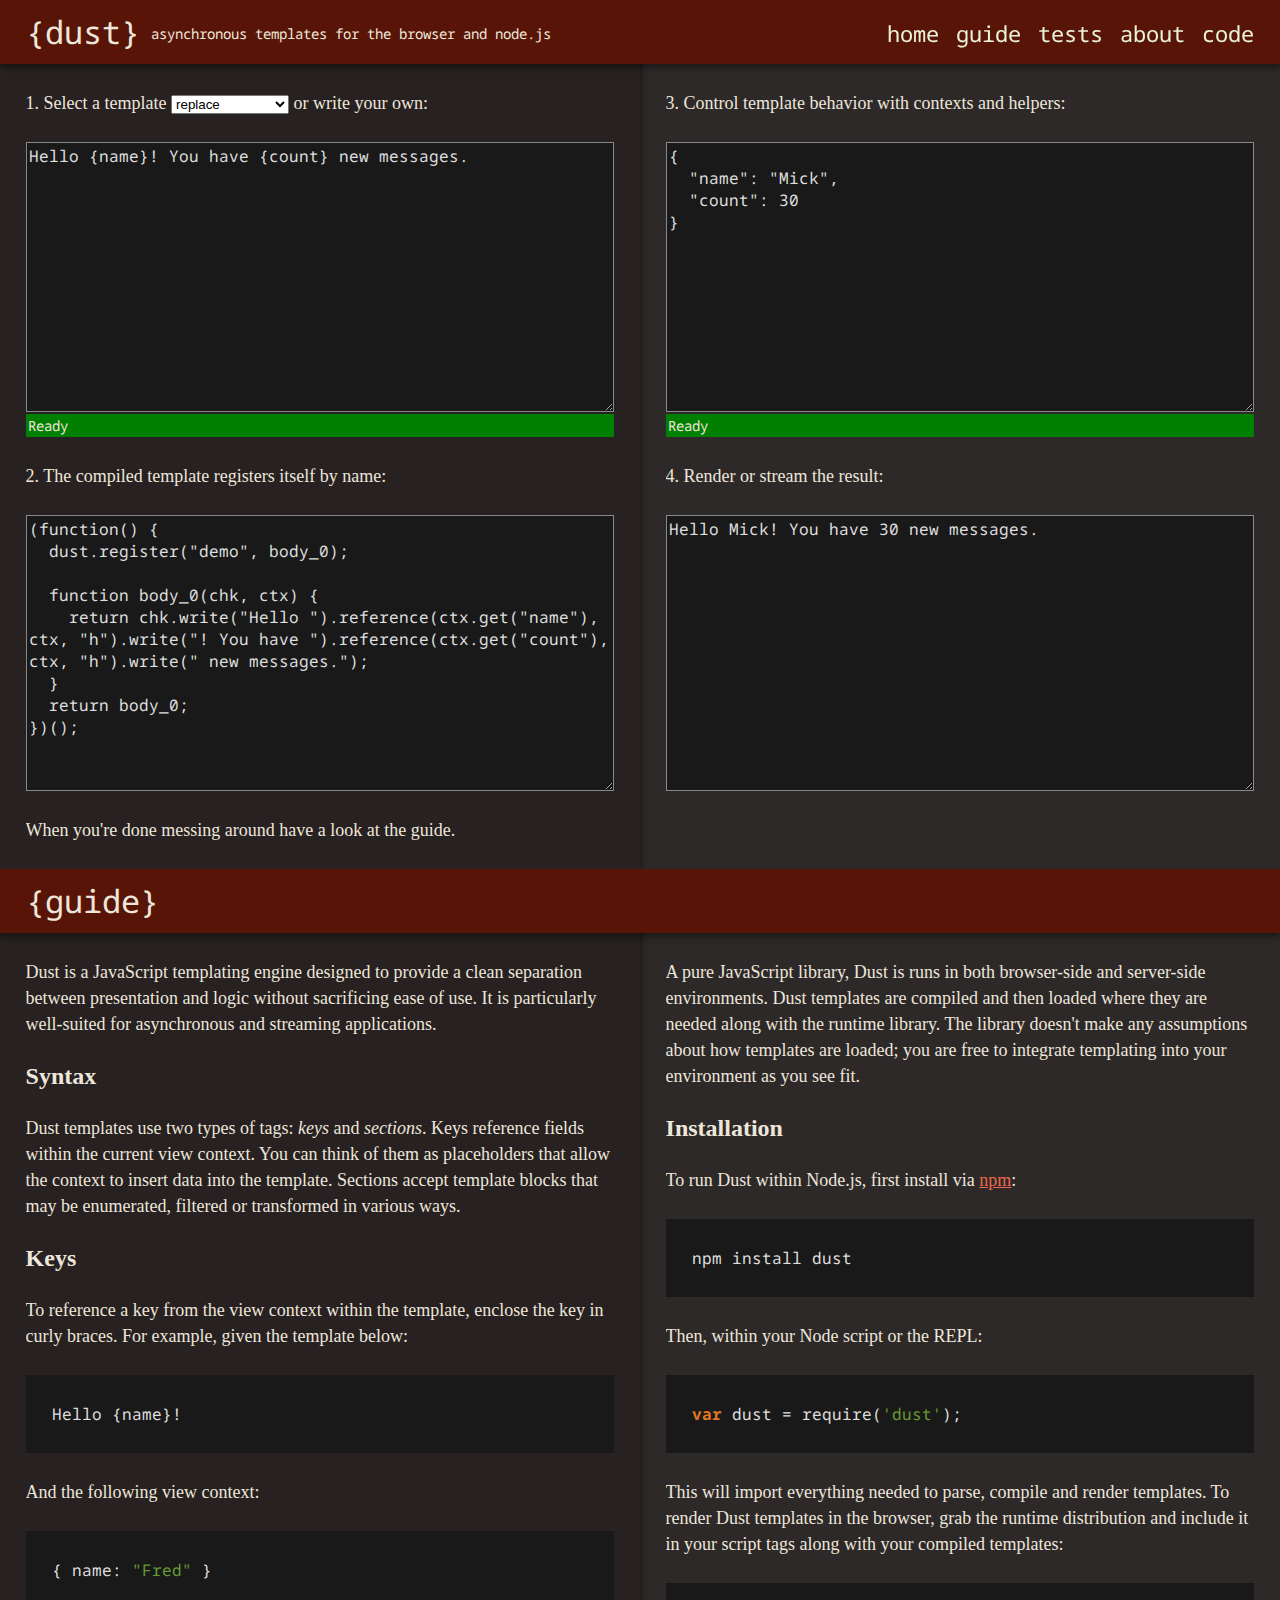
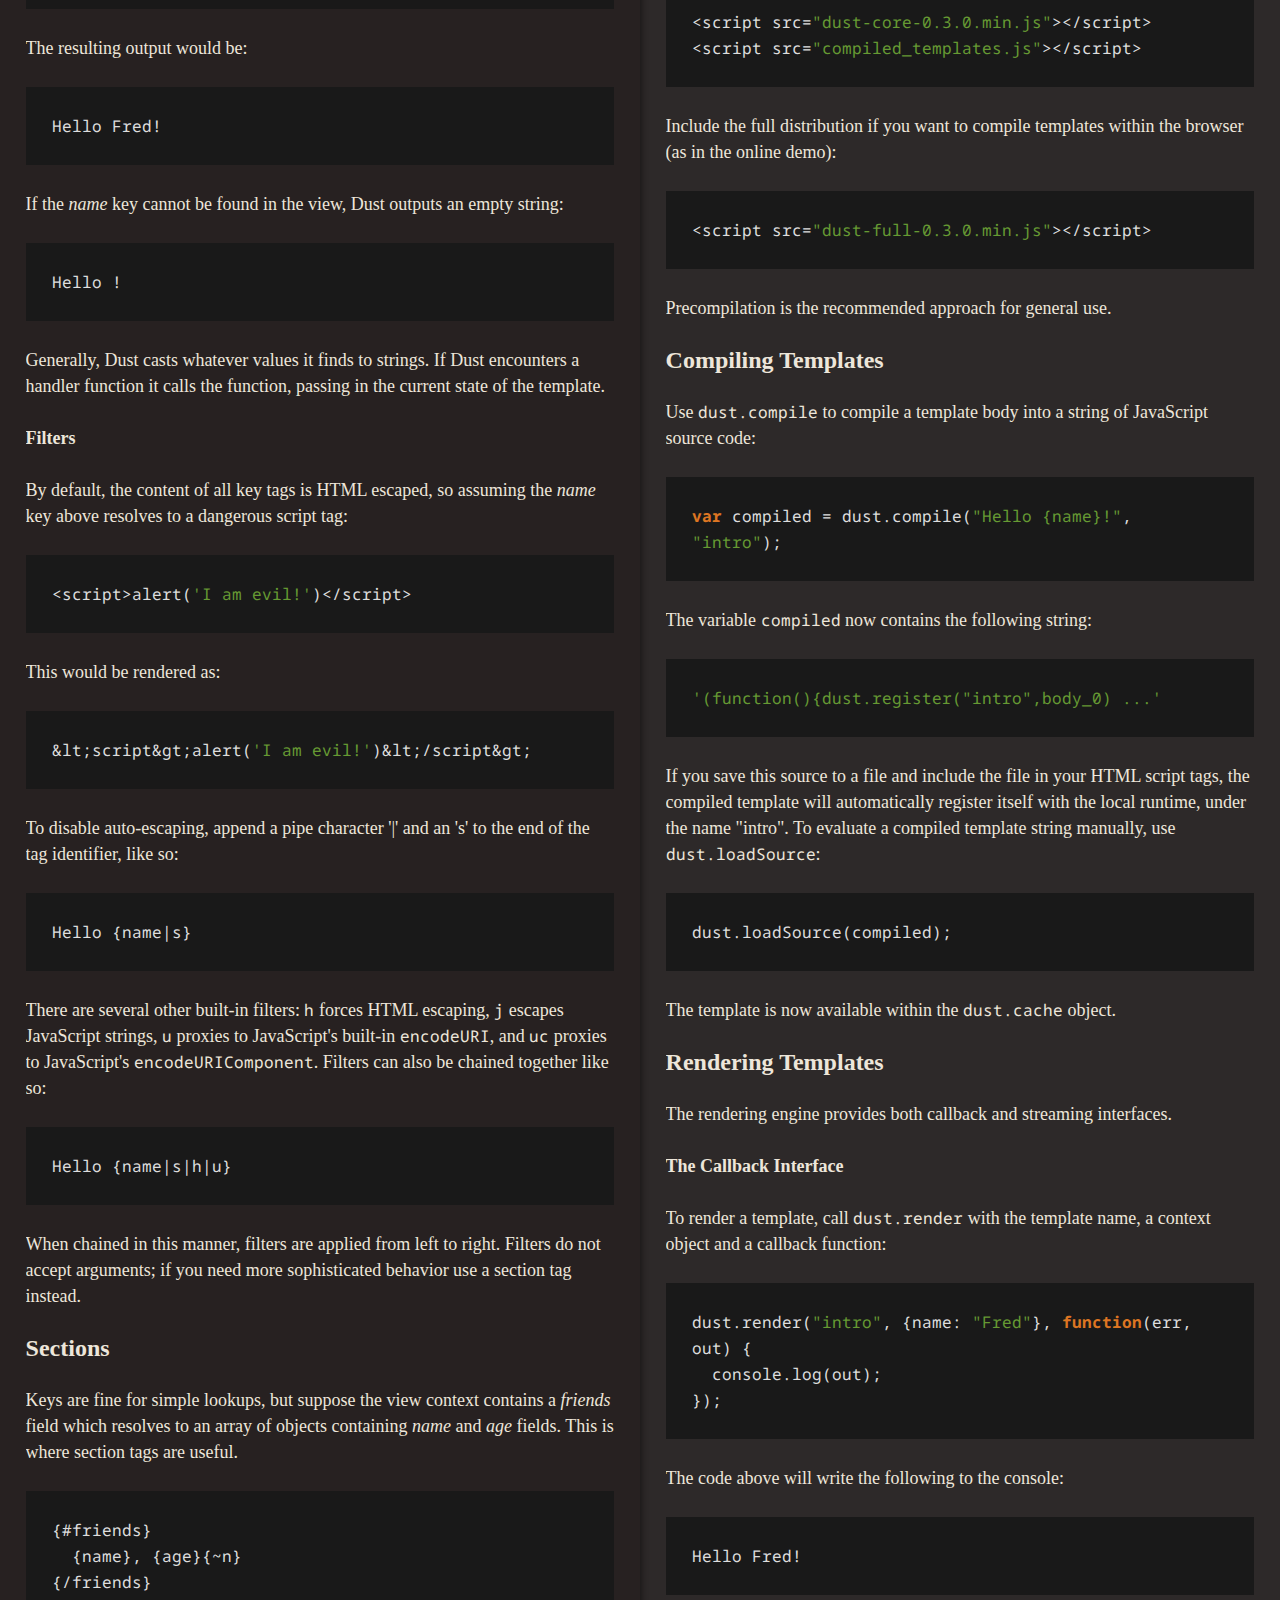
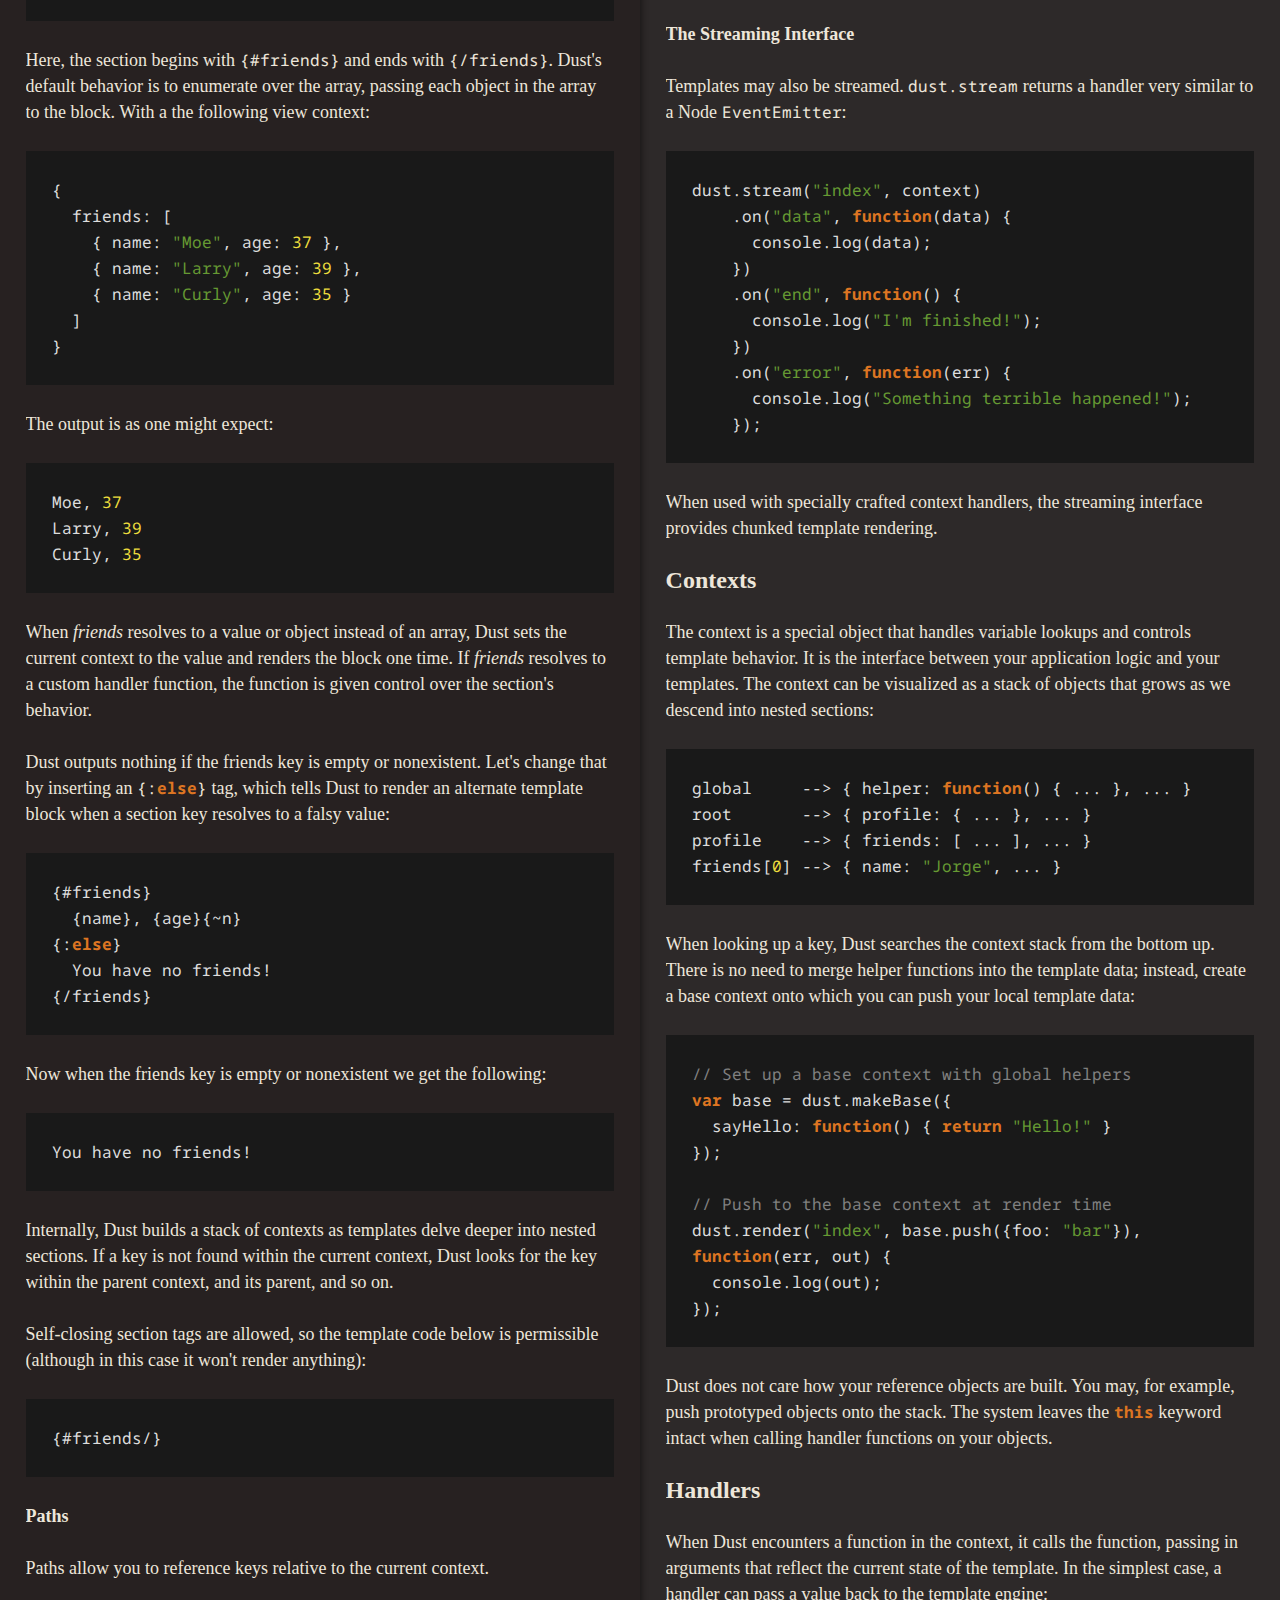
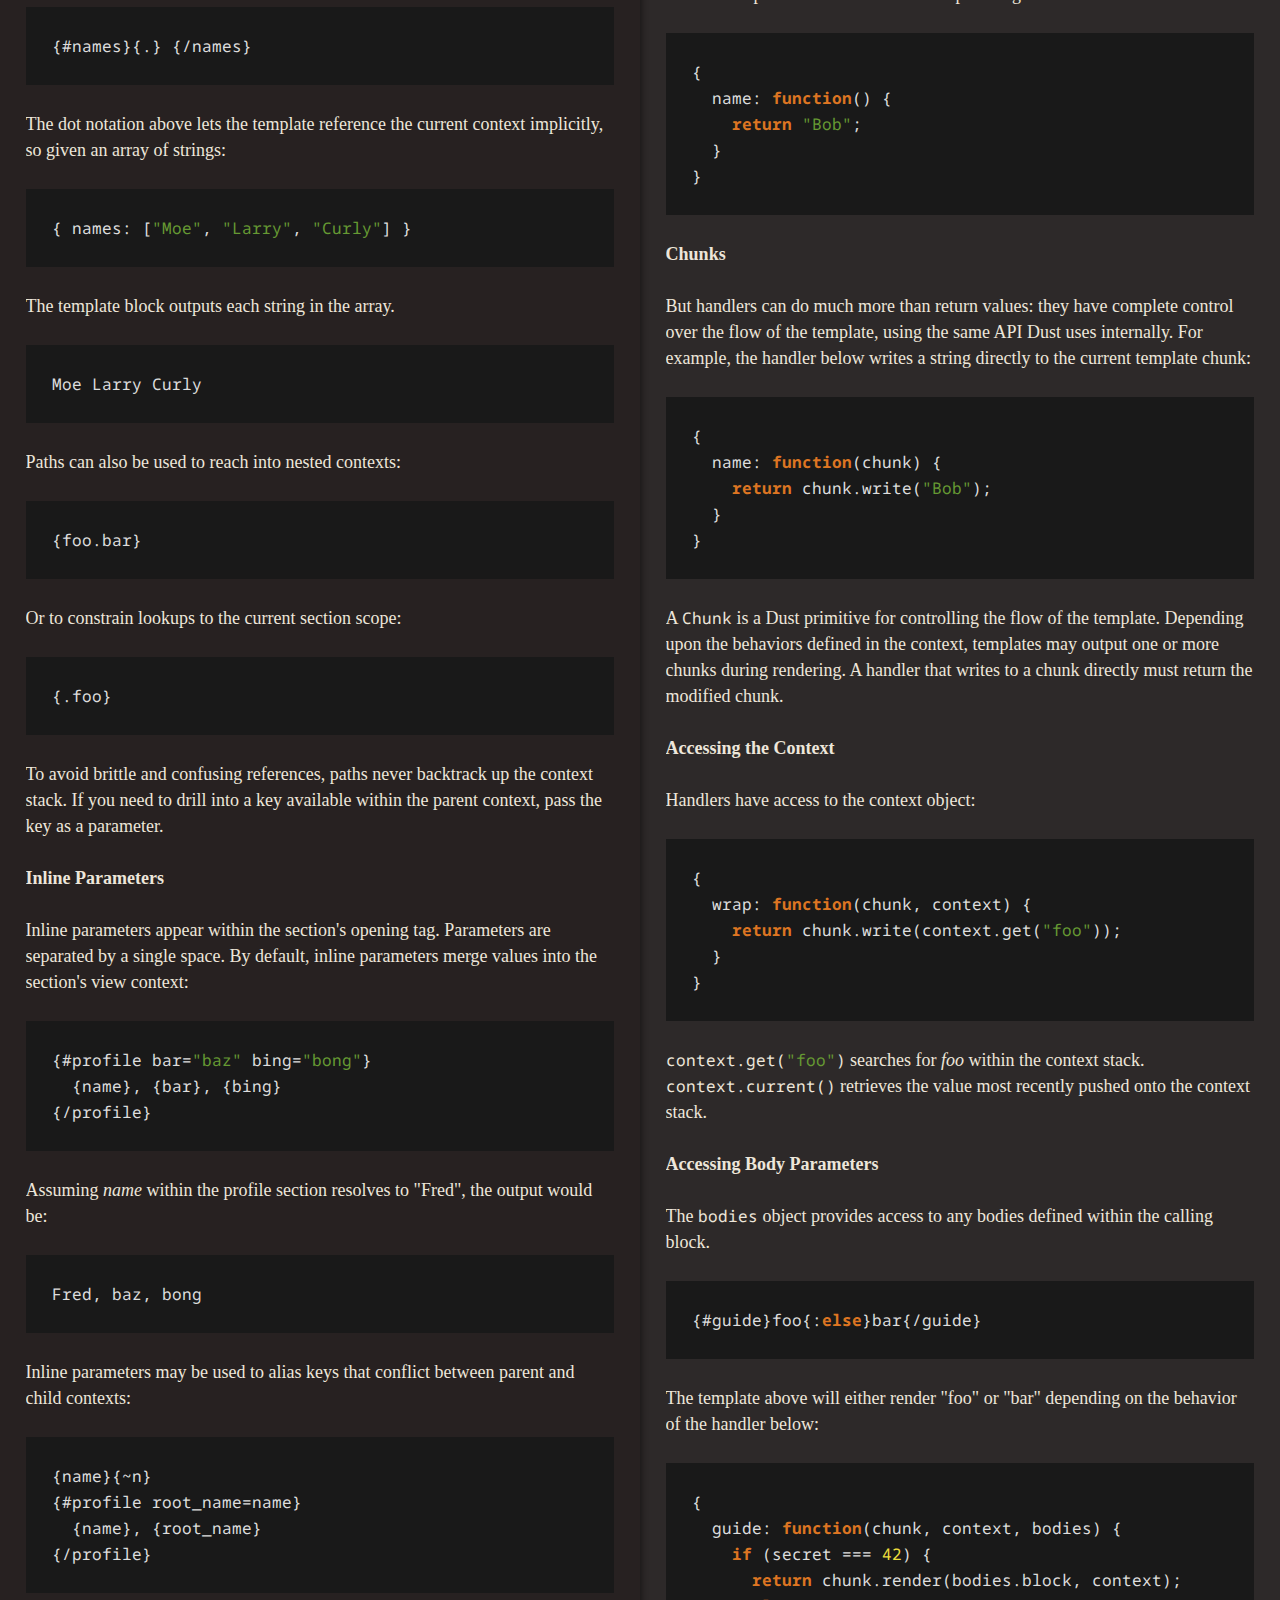
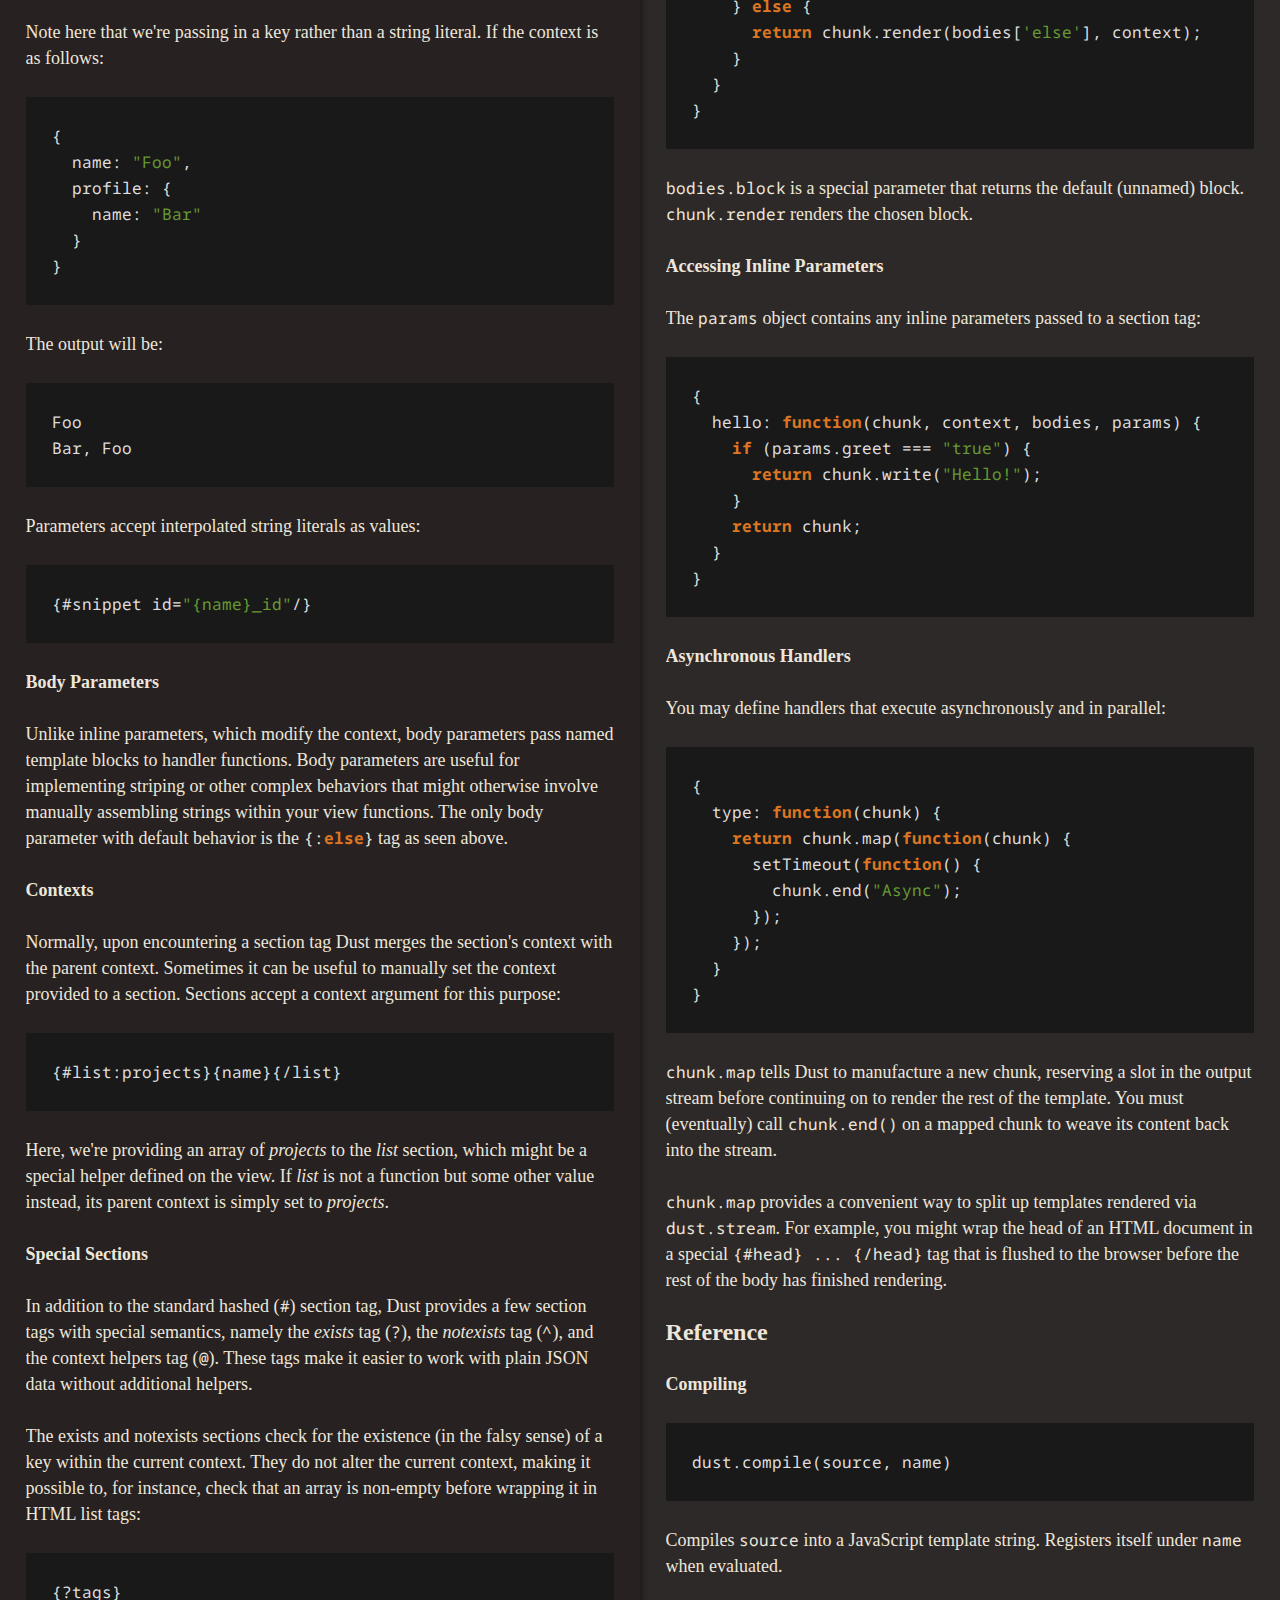
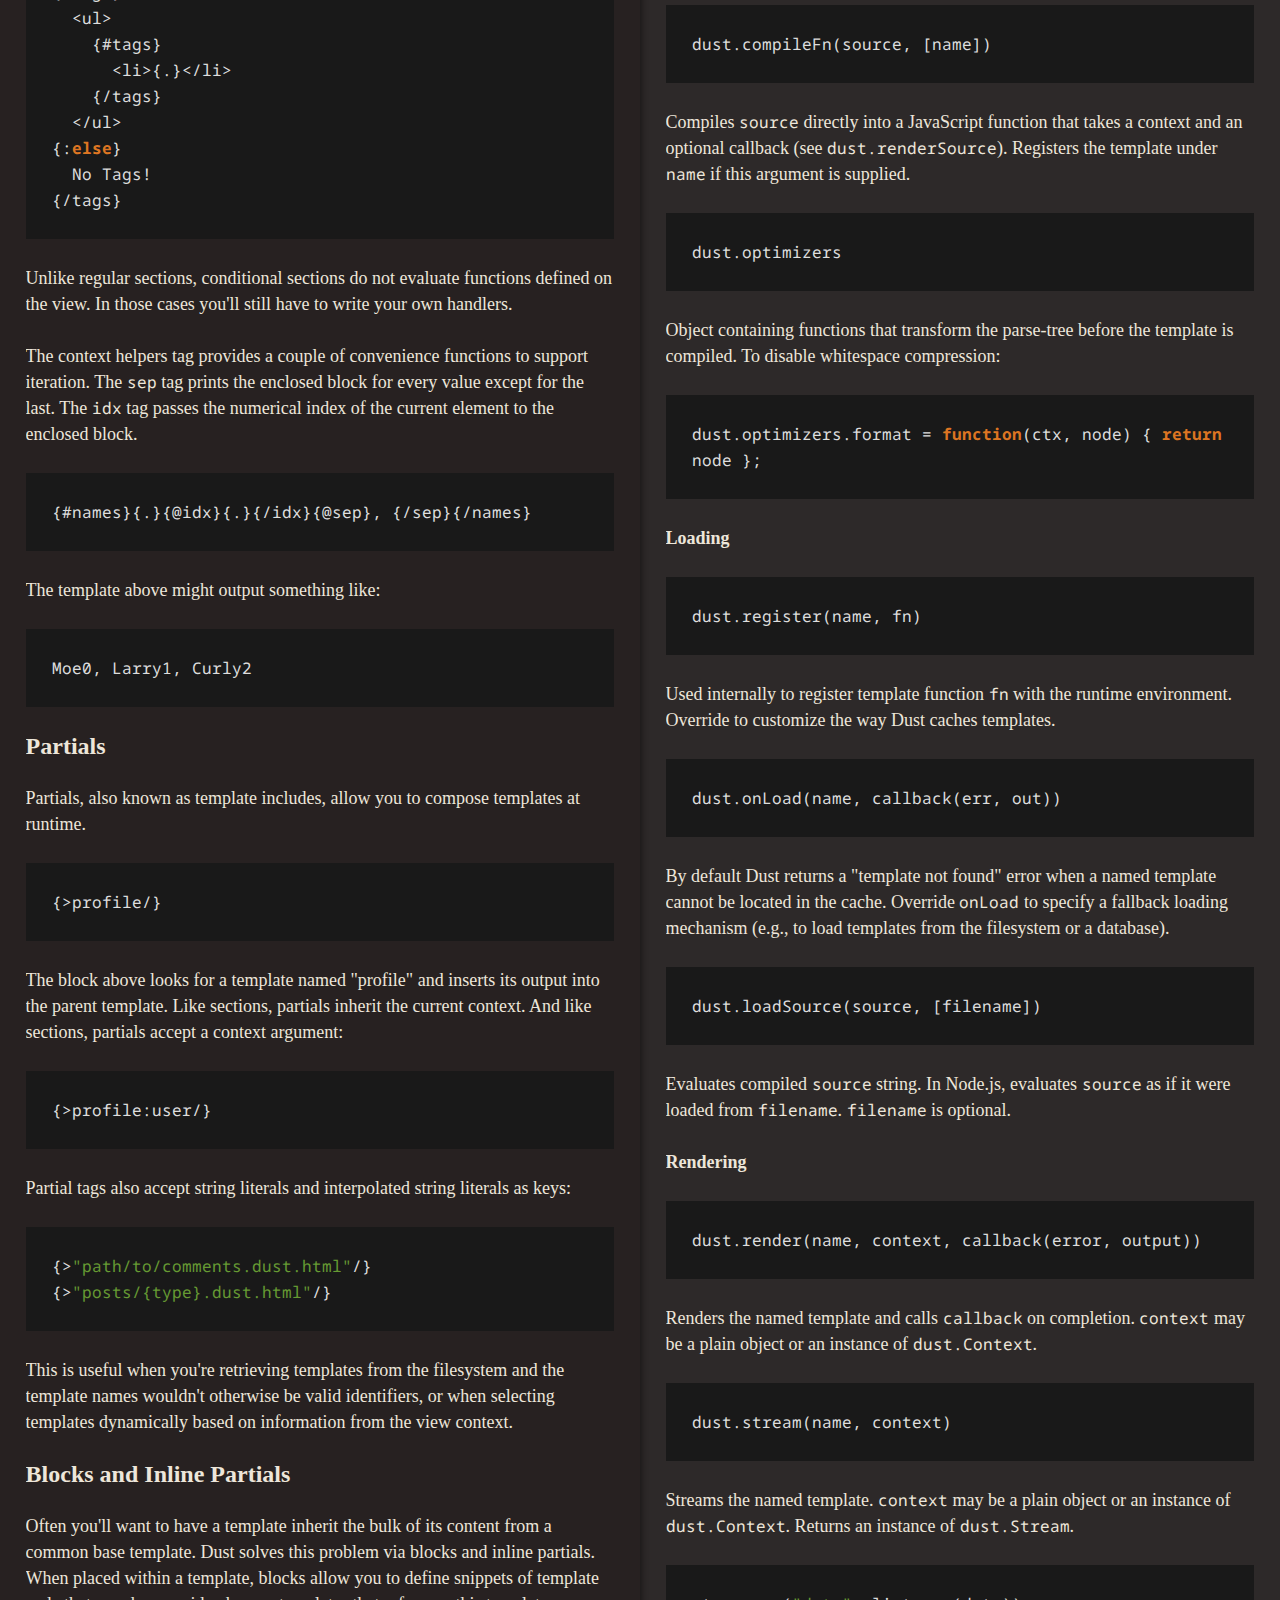
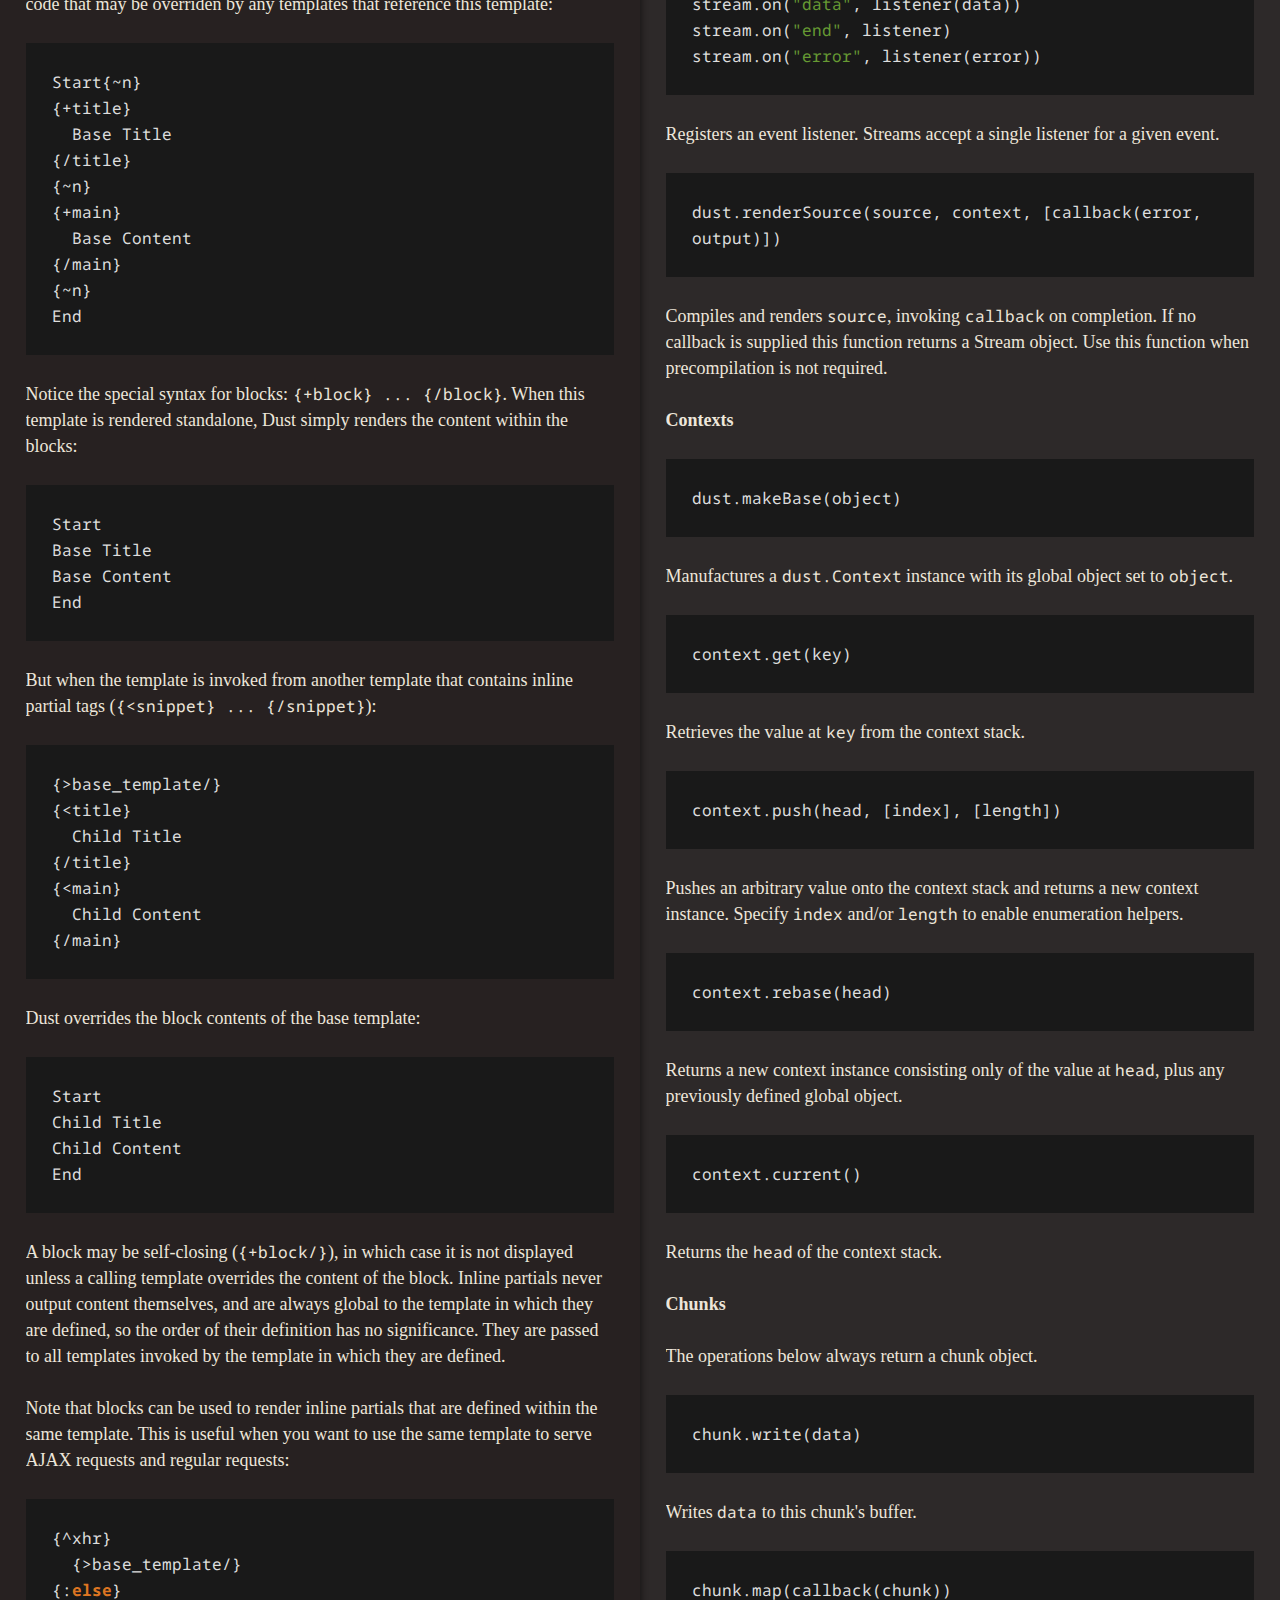
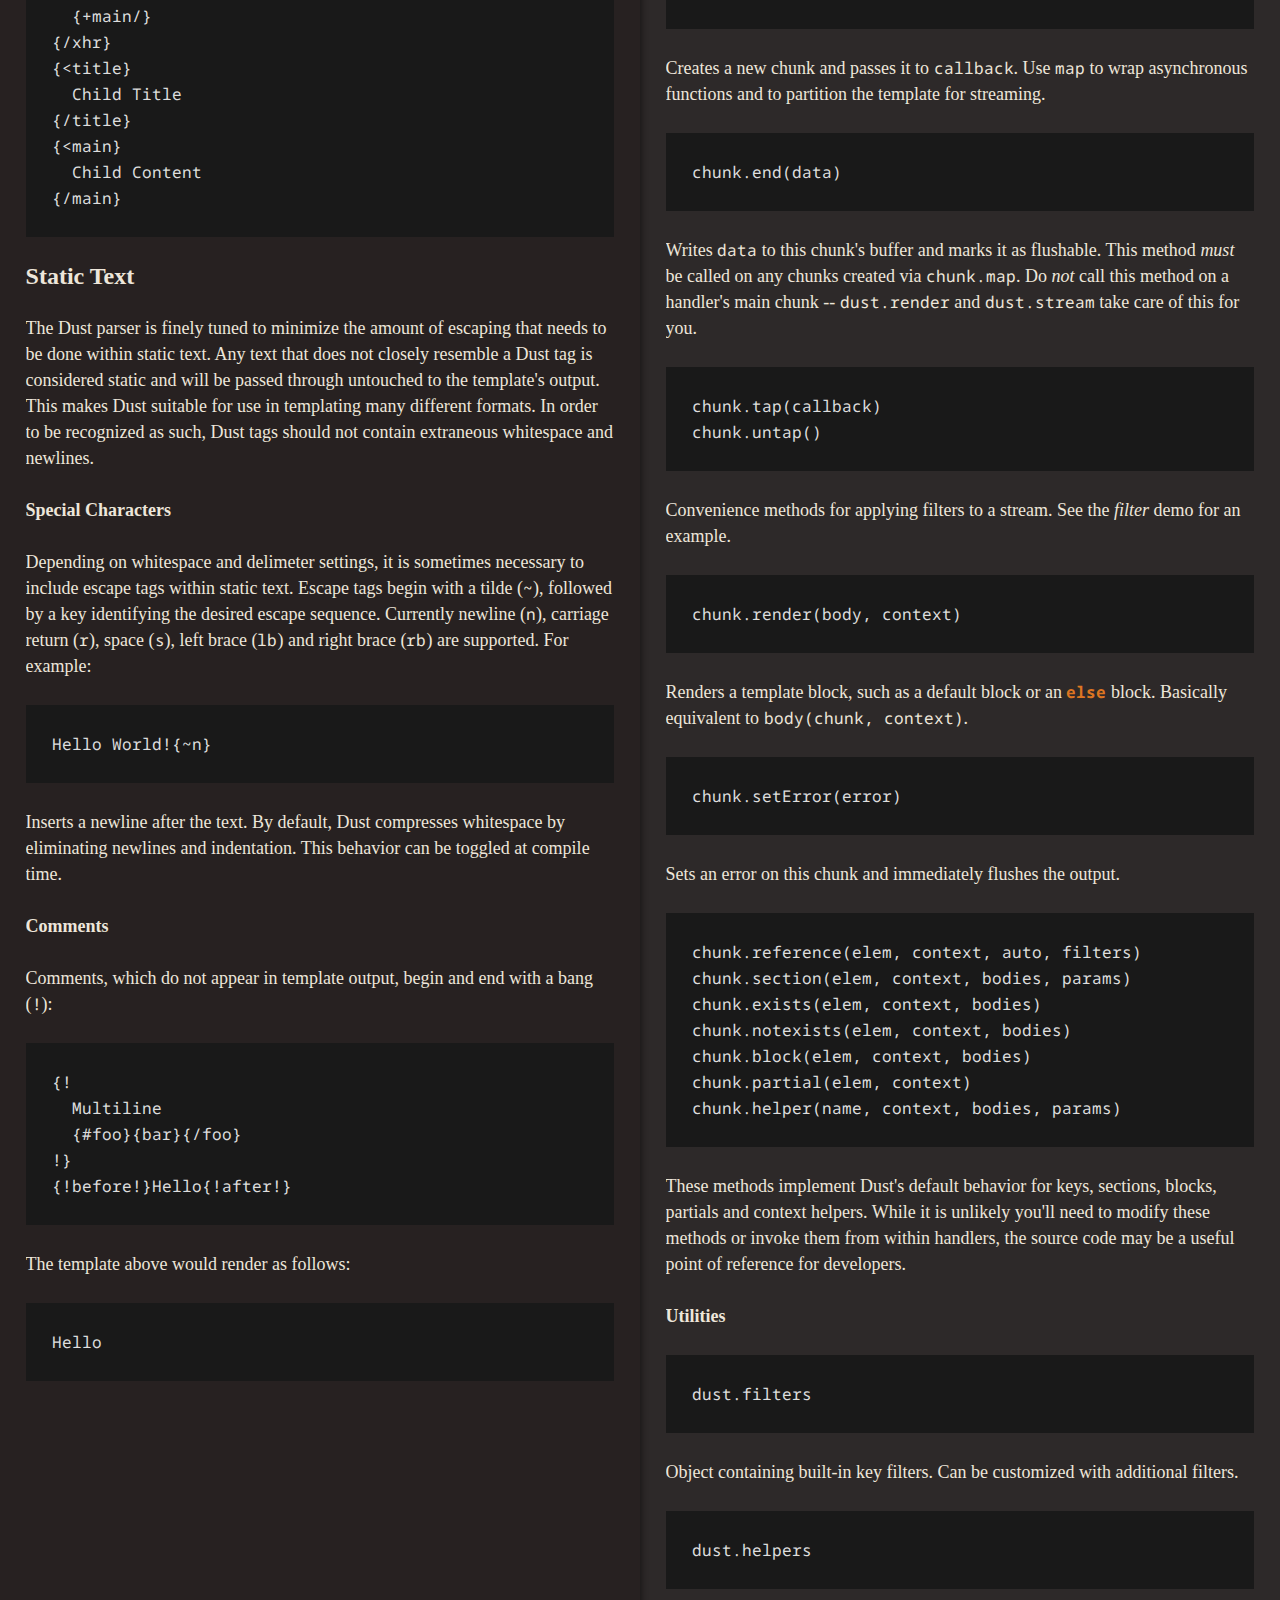
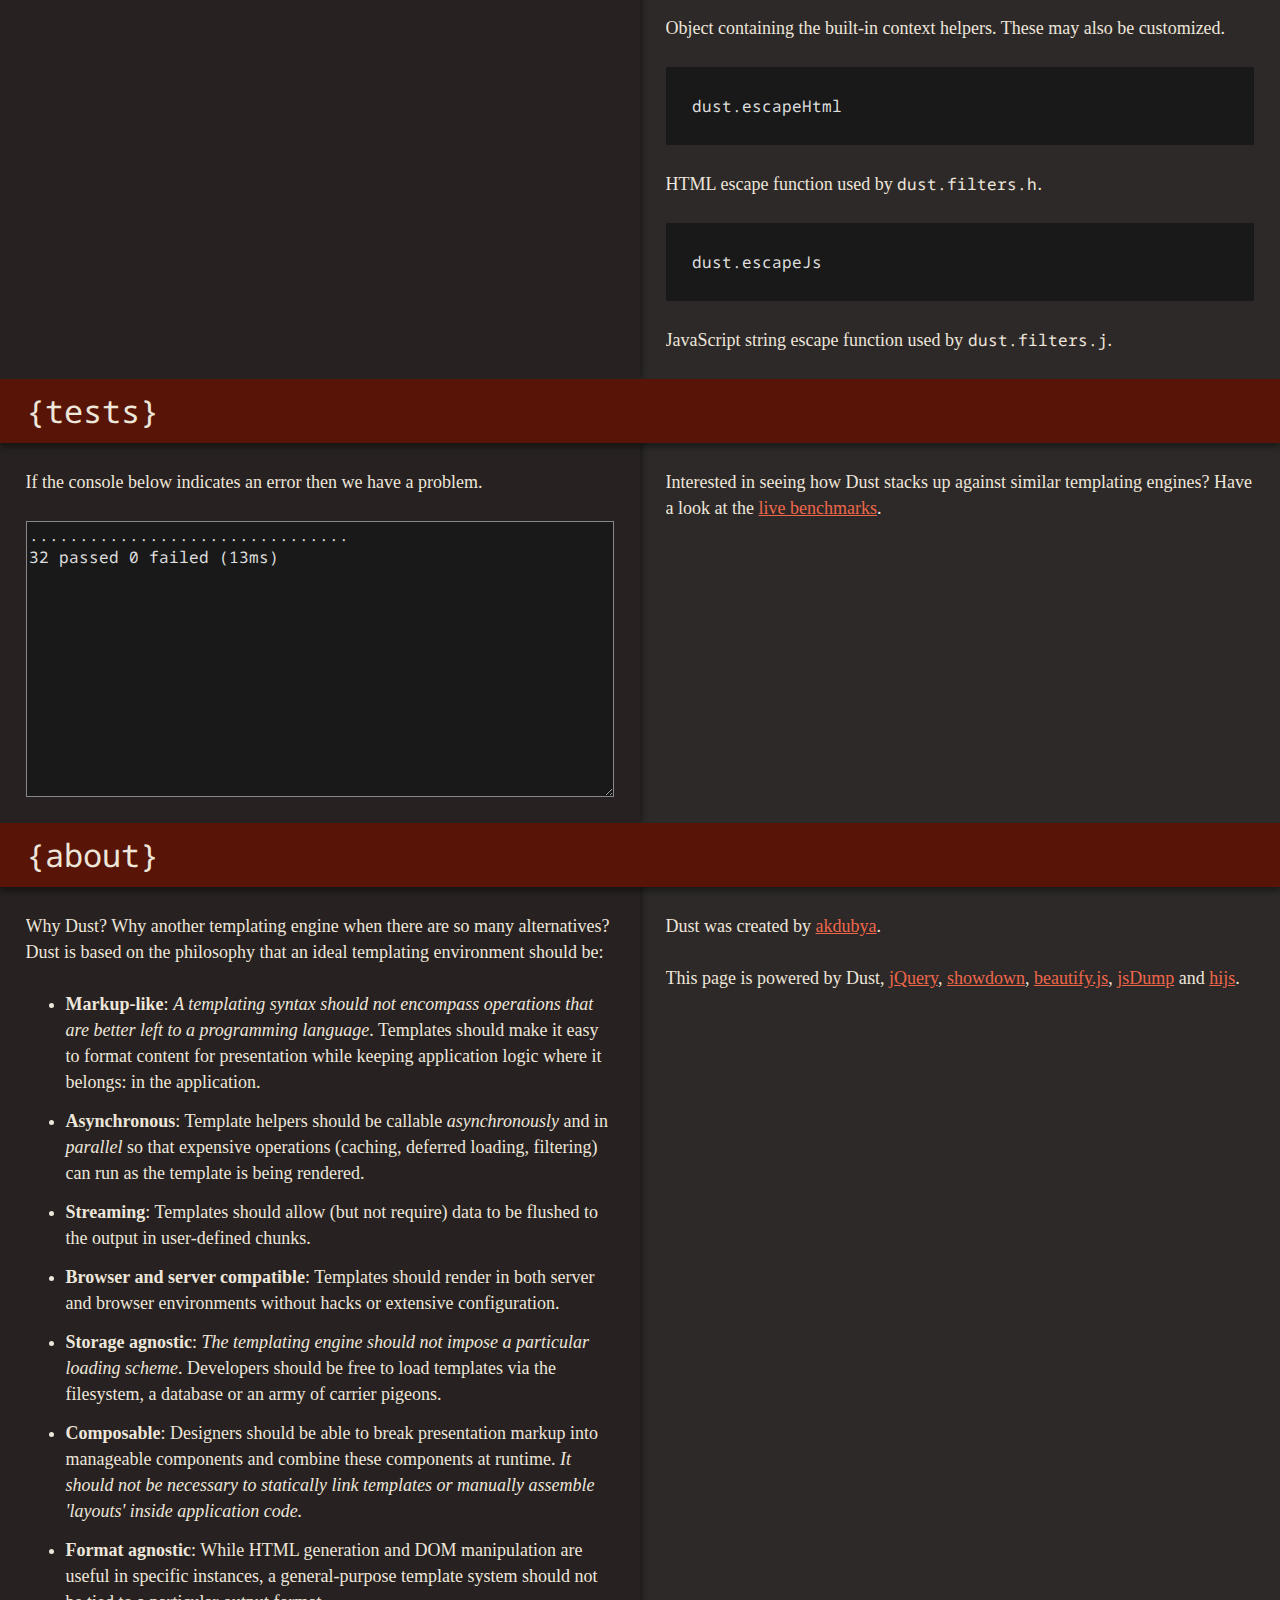
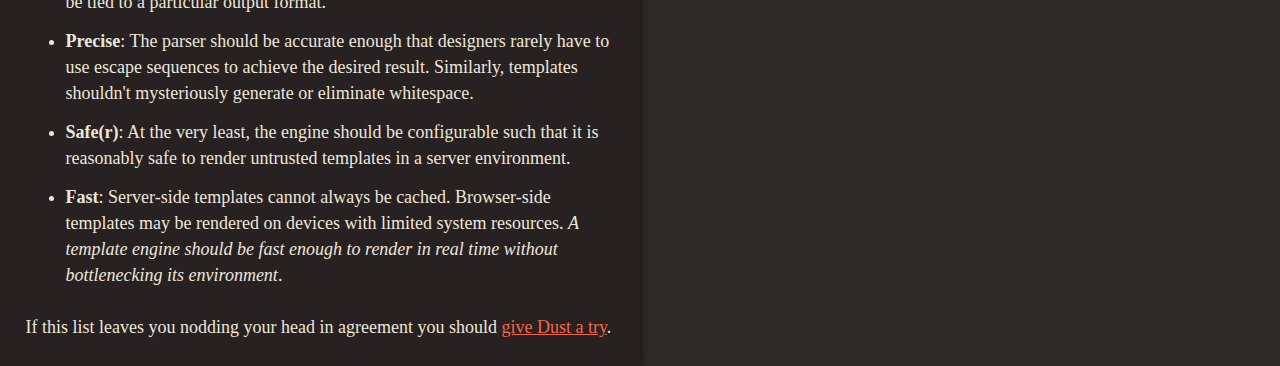
<file: node_modules/dust/index.html>
<!DOCTYPE HTML><html><head><title>dust</title><meta http-equiv="Content-Type" content="text/html; charset=UTF-8"><link href="http://fonts.googleapis.com/css?family=Droid+Sans+Mono:regular&subset=latin" rel="stylesheet" type="text/css"><style type="text/css">body {
  font-family: 'Georgia', serif;
  font-size: 18px;
  margin: 0;
  padding: 0;
}

p, h4, h3, .content ul {
  line-height: 26px;
  margin-top: 26px;
  margin-bottom: 26px;
}

.content ul li {
  margin-top: 13px;
  margin-bottom: 13px;
}

h1, h2 {
  line-height: 48px;
  font-size: 32px;
  font-weight: normal;
  margin: 8px 0 8px 2%;
}

h3 {
  font-size: 24px;
}

h4 {
  font-size: 1em;
}

h1, h2, pre, code, .console, .status, #nav, #tagline {
  font-family: 'Droid Sans Mono', 'Bitstream Vera Sans Mono', 'DejaVu Sans Mono', Monaco, Courier, monospace;
}

a:link, a:visited {
  color: #ef674a;
}

p code {
  font-size: 16px;
  line-height: 16px;
}

pre, .console {
  background-color: #191919;
  white-space: pre-wrap;
  word-wrap: break-word;
}

.console {
  font-size: 16px;
  height: 270px;
  color: #dddddd;
  margin-top: 26px;
  margin-bottom: 26px;
  border: 1px solid #888;
  resize: auto;
  overflow: auto;
  padding: 2px;
}

textarea {
  width: 100%;
  display: block;
  -moz-box-sizing: border-box;
  -webkit-box-sizing: border-box;
}

#nav {
  position: fixed;
  top: 18px;
  right: 2%;
  font-size: 22px;
  z-index: 99;
}

#nav a:link, #nav a:visited {
  color: #eaf2d9;
}

#nav a {
  text-decoration: none;
  margin-left: 17px;
}

#nav a:last {
  margin: 0;
}

#tagline {
  position: absolute;
  display: none;
  top: 24px;
  font-size: 14px;
}

#guide pre {
  font-size: 16px;
  line-height: 26px;
  color: #dddddd;
  padding: 26px;
  margin: 26px 0;
}

#header, #demo {
  clear: both;
}

.ok {
  background-color: green;
}

.error {
  background-color: red;
}

.pending {
  background-color: yellow;
}

.status {
  font-size: 14px;
  padding: 2px;
  margin-top: -24px;
}

.header, .content {
  clear: both;
  width: 100%;
  overflow: hidden;
  color: #ede6da;
}

.header {
  clear: both;
  width: 100%;
  -webkit-box-shadow: 0px 4px 6px hsla(0, 0%, 0%, 0.4);
  -moz-box-shadow: 0px 4px 6px hsla(0, 0%, 0%, 0.4);
  background-color: #581406;
}

.content {
  background-color: #2d2929;
}

.left {
  float: left;
  width: 100%;
  position: relative;
  -webkit-box-shadow: 2px 0px 6px hsla(0, 0%, 0%, 0.4);
  -moz-box-shadow: 2px 0px 6px hsla(0, 0%, 0%, 0.4);
}

.content .left, .header .left {
  right: 50%;
}

.content .left {
  background-color: #272121;
}

.header, .col1, .col2 {
  float: left;
  position: relative;
  overflow: hidden;
}

.col1 {
  width: 96%;
  left: 2%;
}

.left .header {
  width: 100%;
  left: 50%;
}

.left .col1 {
  width: 46%;
  left: 52%;
}

.left .col2 {
  width: 46%;
  left: 56%;
}

.docked {
  position: fixed;
  width: 100%;
  top: 0;
  background-color: hsla(10, 87%, 18%, 0.80);
  z-index: 5;
}

code .keyword              { font-weight: bold; color: #dd7522 }
code .string, code .regexp { color: #669933 }
code .class, code .special {  }
code .number               { color: #eddd3d }
code .comment              { color: grey }</style><script src="vendor/ecma.js"></script><script src="vendor/jquery.min.js"></script><script src="vendor/jsdump.js"></script><script src="vendor/beautify.js"></script><script src="lib/dust.js"></script><script src="lib/parser.js"></script><script src="lib/compiler.js"></script><script src="test/examples.js"></script><script src="test/uutest.js"></script><script src="test/core.js"></script><script type="text/javascript">(function(){dust.register("select",body_0);function body_0(chk,ctx){return chk.write("<select style=\"clear: both;\">").section(ctx.get("examples"),ctx,{"block":body_1},null).write("</select>");}function body_1(chk,ctx){return chk.write("<option ").reference(ctx.get("selected"),ctx,"h").write(" value=\"").helper("idx",ctx,{"block":body_2},null).write("\">").reference(ctx.get("name"),ctx,"h").write("</option>");}function body_2(chk,ctx){return chk.reference(ctx.getPath(true,[]),ctx,"h");}return body_0;})();</script><script type="text/javascript">jsDump.parsers['function'] = function(fn) {
  return fn.toString();
}

function renderDemo() {
  var tmpl = dust.cache["demo"],
      source = $('#input-context').val();

  $('#output-text').empty();

  if (tmpl && source) {
    setPending('#input-context');
    setPending('#output-text');
    try {
      eval("var context = " + source + ";");
      if (typeof context === 'function') {
        context = context();
      }
      dust.stream("demo", context)
          .on('data', function(data) {
            $('#output-text').append(dust.escapeHtml(data));
          })
          .on('end', function() {
            setOkay('#input-context');
            setOkay('#output-text');
          })
          .on('error', function(err) {
            setError('#input-context', err);
          });
    } catch(err) {
      setError('#input-context', err);
    }
  }
}

function setOkay(sel) {
  $(sel).next()
  .removeClass('pending')
  .addClass('ok')
  .html('Ready');
}

function setPending(sel) {
  $(sel).next()
  .removeClass('ok')
  .removeClass('error')
  .addClass('pending')
  .html('Pending');
}

function setError(sel, err) {
  $(sel).next()
  .removeClass('pending')
  .addClass('error')
  .html(err.toString());
}

function dump(obj) {
  return js_beautify(jsDump.parse(obj), {
    indent_size: 2
  });
}

function runSuite() {
  var suite = new uutest.Suite({
    start: function() {
      $('#test-console').empty();
    },
    pass: function() {
      $('#test-console').append(".");
    },
    fail: function() {
      $('#test-console').append("F");
    },
    done: function(passed, failed, elapsed) {
      $('#test-console').append("\n");
      $('#test-console').append(passed + " passed " + failed + " failed " + "(" + elapsed + "ms)");
      this.errors.forEach(function(err) {
        $('#test-console').append("\n");
        $('#test-console').append(dust.escapeHtml(dumpError(err)));
      });
    }
  });
  coreSetup(suite, dustExamples.slice(1), dust);
  suite.run();
}

function dumpError(err) {
  var out = err.testName + " -> ";
  if (!err.message) {
    err.message = jsDump.parse(err.expected)
    + " " + err.operator + " " + jsDump.parse(err.actual);
  }
  return out + err.stack;
}

$(document).ready(function() {

  dustExamples.forEach(function(ex) {
    dust.loadSource(dust.compile(ex.source, ex.name));
  });

  runSuite();

  $('#tagline').empty().show().css({left: ($(window).width() * .02) + 125});
  dust.loadSource(dust.compile(dustExamples[0].source, "intro"));
  dust.stream("intro", dustExamples[0].context())
      .on('data', function(data) {
        $('#tagline').append(data);
      })
      .on('end', function() {
        $('#tagline').delay(500).fadeOut('slow');
      });

  dust.render("select", {
    examples: dustExamples,
    selected: function(chk, ctx) {
      if (ctx.current().name === "replace") return "selected";
    }
  }, function(err, output) {
    $('#select').html(output);
  });

  $('#select > select').change(function() {
    var idx = $(this).val();
    $('#input-source').val(dustExamples[idx].source);
    $('#input-context').val(dump(dustExamples[idx].context));
    $('#input-source').change();
  });

  $('#input-source').change(function() {
    setPending('#input-source');
    try {
      var compiled = dust.compile($(this).val(), "demo");
      dust.loadSource(compiled);
      $('#output-js').text(js_beautify(compiled, {
        indent_size: 2
      }));
      setOkay('#input-source');
    } catch(err) {
      setError('#input-source', err);
      return;
    }
    renderDemo();
  });

  $('#input-context').change(renderDemo);

  var sections = $("body > div");
  var cur_id;

  $(window).scroll(function() {
    var scrollTop = $(window).scrollTop();

    if (scrollTop === 0) {
      cur_id = undefined;
      $('.docked').remove();
      return;
    }

    sections.each(function(idx, section) {
      var sectionTop = section.offsetTop,
          sectionBottom = sectionTop + section.offsetHeight;

      if (scrollTop >= sectionTop && scrollTop < sectionBottom) {
        var $hdr = $(section).find('.header').clone();
        if (section.id !== cur_id) {
          cur_id = section.id;
          $('.docked').remove();
          $hdr.appendTo('body');
          $hdr.addClass('docked');
        }
        return false;
      }
    });
  });

  $('#select > select').change();
  $(window).scroll();

});</script></head><body><div id="dust" class="content"><div class="left"><div class="header"><h1>{dust}</h1><span id="tagline">asynchronous streaming templates for the browser and node.js</span></div><div id="nav"><a href="#dust">home</a><a href="#guide">guide</a><a href="#tests">tests</a><a href="#about">about</a><a href="http://github.com/akdubya/dustjs">code</a></div><div class="col1"><p>1. Select a template <span id="select"></span> or write your own:</p><textarea id="input-source" class="console"></textarea><div class="status ok">Ready</div><p>2. The compiled template registers itself by name:</p><pre class="console"><code id="output-js"></code></pre><p>When you're done messing around have a look at the guide.</p></div><div class="col2"><p>3. Control template behavior with contexts and helpers:</p><textarea id="input-context" class="console"></textarea><div class="status ok">Ready</div><p>4. Render or stream the result:</p><pre id="output-text" class="console"></pre></div></div></div><div id="guide" class="content"><div class="left"><div class="header"><h2>{guide}</h2></div><div id="syntax" class="col1"><p>Dust is a JavaScript templating engine designed to provide a clean separation between presentation and logic without sacrificing ease of use. It is particularly well-suited for asynchronous and streaming applications.</p>

<h3>Syntax</h3>

<p>Dust templates use two types of tags: <em>keys</em> and <em>sections</em>. Keys reference fields within the current view context. You can think of them as placeholders that allow the context to insert data into the template. Sections accept template blocks that may be enumerated, filtered or transformed in various ways.</p>

<h3>Keys</h3>

<p>To reference a key from the view context within the template, enclose the key in curly braces. For example, given the template below:</p>

<pre><code>Hello {name}!
</code></pre>

<p>And the following view context:</p>

<pre><code>{ name: "Fred" }
</code></pre>

<p>The resulting output would be:</p>

<pre><code>Hello Fred!
</code></pre>

<p>If the <em>name</em> key cannot be found in the view, Dust outputs an empty string:</p>

<pre><code>Hello !
</code></pre>

<p>Generally, Dust casts whatever values it finds to strings. If Dust encounters a handler function it calls the function, passing in the current state of the template.</p>

<h4>Filters</h4>

<p>By default, the content of all key tags is HTML escaped, so assuming the <em>name</em> key above resolves to a dangerous script tag:</p>

<pre><code>&lt;script&gt;alert('I am evil!')&lt;/script&gt;
</code></pre>

<p>This would be rendered as:</p>

<pre><code>&amp;lt;script&amp;gt;alert('I am evil!')&amp;lt;/script&amp;gt;
</code></pre>

<p>To disable auto-escaping, append a pipe character '|' and an 's' to the end of the tag identifier, like so:</p>

<pre><code>Hello {name|s}
</code></pre>

<p>There are several other built-in filters: <code>h</code> forces HTML escaping, <code>j</code> escapes JavaScript strings, <code>u</code> proxies to JavaScript's built-in <code>encodeURI</code>, and <code>uc</code> proxies to JavaScript's <code>encodeURIComponent</code>. Filters can also be chained together like so:</p>

<pre><code>Hello {name|s|h|u}
</code></pre>

<p>When chained in this manner, filters are applied from left to right. Filters do not accept arguments; if you need more sophisticated behavior use a section tag instead.</p>

<h3>Sections</h3>

<p>Keys are fine for simple lookups, but suppose the view context contains a <em>friends</em> field which resolves to an array of objects containing <em>name</em> and <em>age</em> fields. This is where section tags are useful.</p>

<pre><code>{#friends}
  {name}, {age}{~n}
{/friends}
</code></pre>

<p>Here, the section begins with <code>{#friends}</code> and ends with <code>{/friends}</code>. Dust's default behavior is to enumerate over the array, passing each object in the array to the block. With a the following view context:</p>

<pre><code>{
  friends: [
    { name: "Moe", age: 37 },
    { name: "Larry", age: 39 },
    { name: "Curly", age: 35 }
  ]
}
</code></pre>

<p>The output is as one might expect:</p>

<pre><code>Moe, 37
Larry, 39
Curly, 35
</code></pre>

<p>When <em>friends</em> resolves to a value or object instead of an array, Dust sets the current context to the value and renders the block one time. If <em>friends</em> resolves to a custom handler function, the function is given control over the section's behavior.</p>

<p>Dust outputs nothing if the friends key is empty or nonexistent. Let's change that by inserting an <code>{:else}</code> tag, which tells Dust to render an alternate template block when a section key resolves to a falsy value:</p>

<pre><code>{#friends}
  {name}, {age}{~n}
{:else}
  You have no friends!
{/friends}
</code></pre>

<p>Now when the friends key is empty or nonexistent we get the following:</p>

<pre><code>You have no friends!
</code></pre>

<p>Internally, Dust builds a stack of contexts as templates delve deeper into nested sections. If a key is not found within the current context, Dust looks for the key within the parent context, and its parent, and so on.</p>

<p>Self-closing section tags are allowed, so the template code below is permissible (although in this case it won't render anything):</p>

<pre><code>{#friends/}
</code></pre>

<h4>Paths</h4>

<p>Paths allow you to reference keys relative to the current context. </p>

<pre><code>{#names}{.} {/names}
</code></pre>

<p>The dot notation above lets the template reference the current context implicitly, so given an array of strings:</p>

<pre><code>{ names: ["Moe", "Larry", "Curly"] }
</code></pre>

<p>The template block outputs each string in the array.</p>

<pre><code>Moe Larry Curly 
</code></pre>

<p>Paths can also be used to reach into nested contexts:</p>

<pre><code>{foo.bar}
</code></pre>

<p>Or to constrain lookups to the current section scope:</p>

<pre><code>{.foo}
</code></pre>

<p>To avoid brittle and confusing references, paths never backtrack up the context stack. If you need to drill into a key available within the parent context, pass the key as a parameter.</p>

<h4>Inline Parameters</h4>

<p>Inline parameters appear within the section's opening tag. Parameters are separated by a single space. By default, inline parameters merge values into the section's view context:</p>

<pre><code>{#profile bar="baz" bing="bong"}
  {name}, {bar}, {bing}
{/profile}
</code></pre>

<p>Assuming <em>name</em> within the profile section resolves to "Fred", the output would be:</p>

<pre><code>Fred, baz, bong
</code></pre>

<p>Inline parameters may be used to alias keys that conflict between parent and child contexts:</p>

<pre><code>{name}{~n}
{#profile root_name=name}
  {name}, {root_name}
{/profile}
</code></pre>

<p>Note here that we're passing in a key rather than a string literal. If the context is as follows:</p>

<pre><code>{
  name: "Foo",
  profile: {
    name: "Bar"
  }
}
</code></pre>

<p>The output will be:</p>

<pre><code>Foo
Bar, Foo
</code></pre>

<p>Parameters accept interpolated string literals as values:</p>

<pre><code>{#snippet id="{name}_id"/}
</code></pre>

<h4>Body Parameters</h4>

<p>Unlike inline parameters, which modify the context, body parameters pass named template blocks to handler functions. Body parameters are useful for implementing striping or other complex behaviors that might otherwise involve manually assembling strings within your view functions. The only body parameter with default behavior is the <code>{:else}</code> tag as seen above.</p>

<h4>Contexts</h4>

<p>Normally, upon encountering a section tag Dust merges the section's context with the parent context. Sometimes it can be useful to manually set the context provided to a section. Sections accept a context argument for this purpose:</p>

<pre><code>{#list:projects}{name}{/list}
</code></pre>

<p>Here, we're providing an array of <em>projects</em> to the <em>list</em> section, which might be a special helper defined on the view. If <em>list</em> is not a function but some other value instead, its parent context is simply set to <em>projects</em>.</p>

<h4>Special Sections</h4>

<p>In addition to the standard hashed (<code>#</code>) section tag, Dust provides a few section tags with special semantics, namely the <em>exists</em> tag (<code>?</code>), the <em>notexists</em> tag (<code>^</code>), and the context helpers tag (<code>@</code>). These tags make it easier to work with plain JSON data without additional helpers.</p>

<p>The exists and notexists sections check for the existence (in the falsy sense) of a key within the current context. They do not alter the current context, making it possible to, for instance, check that an array is non-empty before wrapping it in HTML list tags:</p>

<pre><code>{?tags}
  &lt;ul&gt;
    {#tags}
      &lt;li&gt;{.}&lt;/li&gt;
    {/tags}
  &lt;/ul&gt;
{:else}
  No Tags!
{/tags}
</code></pre>

<p>Unlike regular sections, conditional sections do not evaluate functions defined on the view. In those cases you'll still have to write your own handlers.</p>

<p>The context helpers tag provides a couple of convenience functions to support iteration. The <code>sep</code> tag prints the enclosed block for every value except for the last. The <code>idx</code> tag passes the numerical index of the current element to the enclosed block.</p>

<pre><code>{#names}{.}{@idx}{.}{/idx}{@sep}, {/sep}{/names}
</code></pre>

<p>The template above might output something like:</p>

<pre><code>Moe0, Larry1, Curly2
</code></pre>

<h3>Partials</h3>

<p>Partials, also known as template includes, allow you to compose templates at runtime.</p>

<pre><code>{&gt;profile/}
</code></pre>

<p>The block above looks for a template named "profile" and inserts its output into the parent template. Like sections, partials inherit the current context. And like sections, partials accept a context argument:</p>

<pre><code>{&gt;profile:user/}
</code></pre>

<p>Partial tags also accept string literals and interpolated string literals as keys:</p>

<pre><code>{&gt;"path/to/comments.dust.html"/}
{&gt;"posts/{type}.dust.html"/}
</code></pre>

<p>This is useful when you're retrieving templates from the filesystem and the template names wouldn't otherwise be valid identifiers, or when selecting templates dynamically based on information from the view context.</p>

<h3>Blocks and Inline Partials</h3>

<p>Often you'll want to have a template inherit the bulk of its content from a common base template. Dust solves this problem via blocks and inline partials. When placed within a template, blocks allow you to define snippets of template code that may be overriden by any templates that reference this template:</p>

<pre><code>Start{~n}
{+title}
  Base Title
{/title}
{~n}
{+main}
  Base Content
{/main}
{~n}
End
</code></pre>

<p>Notice the special syntax for blocks: <code>{+block} ... {/block}</code>. When this template is rendered standalone, Dust simply renders the content within the blocks:</p>

<pre><code>Start
Base Title
Base Content
End
</code></pre>

<p>But when the template is invoked from another template that contains inline partial tags (<code>{&lt;snippet} ... {/snippet}</code>):</p>

<pre><code>{&gt;base_template/}
{&lt;title}
  Child Title
{/title}
{&lt;main}
  Child Content
{/main}
</code></pre>

<p>Dust overrides the block contents of the base template:</p>

<pre><code>Start
Child Title
Child Content
End
</code></pre>

<p>A block may be self-closing (<code>{+block/}</code>), in which case it is not displayed unless a calling template overrides the content of the block. Inline partials never output content themselves, and are always global to the template in which they are defined, so the order of their definition has no significance. They are passed to all templates invoked by the template in which they are defined.</p>

<p>Note that blocks can be used to render inline partials that are defined within the same template. This is useful when you want to use the same template to serve AJAX requests and regular requests:</p>

<pre><code>{^xhr}
  {&gt;base_template/}
{:else}
  {+main/}
{/xhr}
{&lt;title}
  Child Title
{/title}
{&lt;main}
  Child Content
{/main}
</code></pre>

<h3>Static Text</h3>

<p>The Dust parser is finely tuned to minimize the amount of escaping that needs to be done within static text. Any text that does not closely resemble a Dust tag is considered static and will be passed through untouched to the template's output. This makes Dust suitable for use in templating many different formats. In order to be recognized as such, Dust tags should not contain extraneous whitespace and newlines.</p>

<h4>Special Characters</h4>

<p>Depending on whitespace and delimeter settings, it is sometimes necessary to include escape tags within static text. Escape tags begin with a tilde (<code>~</code>), followed by a key identifying the desired escape sequence. Currently newline (<code>n</code>), carriage return (<code>r</code>), space (<code>s</code>), left brace (<code>lb</code>) and right brace (<code>rb</code>) are supported. For example:</p>

<pre><code>Hello World!{~n}
</code></pre>

<p>Inserts a newline after the text. By default, Dust compresses whitespace by eliminating newlines and indentation. This behavior can be toggled at compile time.</p>

<h4>Comments</h4>

<p>Comments, which do not appear in template output, begin and end with a bang (<code>!</code>):</p>

<pre><code>{!
  Multiline
  {#foo}{bar}{/foo}
!}
{!before!}Hello{!after!}
</code></pre>

<p>The template above would render as follows:</p>

<pre><code>Hello
</code></pre></div><div id="api" class="col2"><p>A pure JavaScript library, Dust is runs in both browser-side and server-side environments. Dust templates are compiled and then loaded where they are needed along with the runtime library. The library doesn't make any assumptions about how templates are loaded; you are free to integrate templating into your environment as you see fit.</p>

<h3>Installation</h3>

<p>To run Dust within Node.js, first install via <a href="http://github.com/isaacs/npm">npm</a>:</p>

<pre><code>npm install dust
</code></pre>

<p>Then, within your Node script or the REPL:</p>

<pre><code>var dust = require('dust');
</code></pre>

<p>This will import everything needed to parse, compile and render templates. To render Dust templates in the browser, grab the runtime distribution and include it in your script tags along with your compiled templates:</p>

<pre><code>&lt;script src="dust-core-0.3.0.min.js"&gt;&lt;/script&gt;
&lt;script src="compiled_templates.js"&gt;&lt;/script&gt;
</code></pre>

<p>Include the full distribution if you want to compile templates within the browser (as in the online demo):</p>

<pre><code>&lt;script src="dust-full-0.3.0.min.js"&gt;&lt;/script&gt;
</code></pre>

<p>Precompilation is the recommended approach for general use.</p>

<h3>Compiling Templates</h3>

<p>Use <code>dust.compile</code> to compile a template body into a string of JavaScript source code:</p>

<pre><code>var compiled = dust.compile("Hello {name}!", "intro");
</code></pre>

<p>The variable <code>compiled</code> now contains the following string:</p>

<pre><code>'(function(){dust.register("intro",body_0) ...'
</code></pre>

<p>If you save this source to a file and include the file in your HTML script tags, the compiled template will automatically register itself with the local runtime, under the name "intro". To evaluate a compiled template string manually, use <code>dust.loadSource</code>:</p>

<pre><code>dust.loadSource(compiled);
</code></pre>

<p>The template is now available within the <code>dust.cache</code> object.</p>

<h3>Rendering Templates</h3>

<p>The rendering engine provides both callback and streaming interfaces.</p>

<h4>The Callback Interface</h4>

<p>To render a template, call <code>dust.render</code> with the template name, a context object and a callback function:</p>

<pre><code>dust.render("intro", {name: "Fred"}, function(err, out) {
  console.log(out);
});
</code></pre>

<p>The code above will write the following to the console:</p>

<pre><code>Hello Fred!
</code></pre>

<h4>The Streaming Interface</h4>

<p>Templates may also be streamed. <code>dust.stream</code> returns a handler very similar to a Node <code>EventEmitter</code>:</p>

<pre><code>dust.stream("index", context)
    .on("data", function(data) {
      console.log(data);
    })
    .on("end", function() {
      console.log("I'm finished!");
    })
    .on("error", function(err) {
      console.log("Something terrible happened!");
    });
</code></pre>

<p>When used with specially crafted context handlers, the streaming interface provides chunked template rendering.</p>

<h3>Contexts</h3>

<p>The context is a special object that handles variable lookups and controls template behavior. It is the interface between your application logic and your templates. The context can be visualized as a stack of objects that grows as we descend into nested sections:</p>

<pre><code>global     --&gt; { helper: function() { ... }, ... }
root       --&gt; { profile: { ... }, ... }
profile    --&gt; { friends: [ ... ], ... }
friends[0] --&gt; { name: "Jorge", ... }
</code></pre>

<p>When looking up a key, Dust searches the context stack from the bottom up. There is no need to merge helper functions into the template data; instead, create a base context onto which you can push your local template data:</p>

<pre><code>// Set up a base context with global helpers
var base = dust.makeBase({
  sayHello: function() { return "Hello!" }
});

// Push to the base context at render time
dust.render("index", base.push({foo: "bar"}), function(err, out) {
  console.log(out);
});
</code></pre>

<p>Dust does not care how your reference objects are built. You may, for example, push prototyped objects onto the stack. The system leaves the <code>this</code> keyword intact when calling handler functions on your objects.</p>

<h3>Handlers</h3>

<p>When Dust encounters a function in the context, it calls the function, passing in arguments that reflect the current state of the template. In the simplest case, a handler can pass a value back to the template engine:</p>

<pre><code>{
  name: function() {
    return "Bob";
  }
}
</code></pre>

<h4>Chunks</h4>

<p>But handlers can do much more than return values: they have complete control over the flow of the template, using the same API Dust uses internally. For example, the handler below writes a string directly to the current template chunk:</p>

<pre><code>{
  name: function(chunk) {
    return chunk.write("Bob");
  }
}
</code></pre>

<p>A <code>Chunk</code> is a Dust primitive for controlling the flow of the template. Depending upon the behaviors defined in the context, templates may output one or more chunks during rendering. A handler that writes to a chunk directly must return the modified chunk.</p>

<h4>Accessing the Context</h4>

<p>Handlers have access to the context object:</p>

<pre><code>{
  wrap: function(chunk, context) {
    return chunk.write(context.get("foo"));
  }
}
</code></pre>

<p><code>context.get("foo")</code> searches for <em>foo</em> within the context stack. <code>context.current()</code> retrieves the value most recently pushed onto the context stack.</p>

<h4>Accessing Body Parameters</h4>

<p>The <code>bodies</code> object provides access to any bodies defined within the calling block.</p>

<pre><code>{#guide}foo{:else}bar{/guide}
</code></pre>

<p>The template above will either render "foo" or "bar" depending on the behavior of the handler below:</p>

<pre><code>{
  guide: function(chunk, context, bodies) {
    if (secret === 42) {
      return chunk.render(bodies.block, context);
    } else {
      return chunk.render(bodies['else'], context);
    }
  }
}
</code></pre>

<p><code>bodies.block</code> is a special parameter that returns the default (unnamed) block. <code>chunk.render</code> renders the chosen block.</p>

<h4>Accessing Inline Parameters</h4>

<p>The <code>params</code> object contains any inline parameters passed to a section tag:</p>

<pre><code>{
  hello: function(chunk, context, bodies, params) {
    if (params.greet === "true") {
      return chunk.write("Hello!");
    }
    return chunk;
  }
}
</code></pre>

<h4>Asynchronous Handlers</h4>

<p>You may define handlers that execute asynchronously and in parallel:</p>

<pre><code>{
  type: function(chunk) {
    return chunk.map(function(chunk) {
      setTimeout(function() {
        chunk.end("Async");
      });
    });
  }
}
</code></pre>

<p><code>chunk.map</code> tells Dust to manufacture a new chunk, reserving a slot in the output stream before continuing on to render the rest of the template. You must (eventually) call <code>chunk.end()</code> on a mapped chunk to weave its content back into the stream.</p>

<p><code>chunk.map</code> provides a convenient way to split up templates rendered via <code>dust.stream</code>. For example, you might wrap the head of an HTML document in a special <code>{#head} ... {/head}</code> tag that is flushed to the browser before the rest of the body has finished rendering.</p>

<h3>Reference</h3>

<h4>Compiling</h4>

<pre><code>dust.compile(source, name)
</code></pre>

<p>Compiles <code>source</code> into a JavaScript template string. Registers itself under <code>name</code> when evaluated.</p>

<pre><code>dust.compileFn(source, [name])
</code></pre>

<p>Compiles <code>source</code> directly into a JavaScript function that takes a context and an optional callback (see <code>dust.renderSource</code>). Registers the template under <code>name</code> if this argument is supplied.</p>

<pre><code>dust.optimizers
</code></pre>

<p>Object containing functions that transform the parse-tree before the template is compiled. To disable whitespace compression:</p>

<pre><code>dust.optimizers.format = function(ctx, node) { return node };
</code></pre>

<h4>Loading</h4>

<pre><code>dust.register(name, fn)
</code></pre>

<p>Used internally to register template function <code>fn</code> with the runtime environment. Override to customize the way Dust caches templates.</p>

<pre><code>dust.onLoad(name, callback(err, out))
</code></pre>

<p>By default Dust returns a "template not found" error when a named template cannot be located in the cache. Override <code>onLoad</code> to specify a fallback loading mechanism (e.g., to load templates from the filesystem or a database).</p>

<pre><code>dust.loadSource(source, [filename])
</code></pre>

<p>Evaluates compiled <code>source</code> string. In Node.js, evaluates <code>source</code> as if it were loaded from <code>filename</code>. <code>filename</code> is optional.</p>

<h4>Rendering</h4>

<pre><code>dust.render(name, context, callback(error, output))
</code></pre>

<p>Renders the named template and calls <code>callback</code> on completion. <code>context</code> may be a plain object or an instance of <code>dust.Context</code>.</p>

<pre><code>dust.stream(name, context)
</code></pre>

<p>Streams the named template. <code>context</code> may be a plain object or an instance of <code>dust.Context</code>. Returns an instance of <code>dust.Stream</code>.</p>

<pre><code>stream.on("data", listener(data))
stream.on("end", listener)
stream.on("error", listener(error))
</code></pre>

<p>Registers an event listener. Streams accept a single listener for a given event.</p>

<pre><code>dust.renderSource(source, context, [callback(error, output)])
</code></pre>

<p>Compiles and renders <code>source</code>, invoking <code>callback</code> on completion. If no callback is supplied this function returns a Stream object. Use this function when precompilation is not required.</p>

<h4>Contexts</h4>

<pre><code>dust.makeBase(object)
</code></pre>

<p>Manufactures a <code>dust.Context</code> instance with its global object set to <code>object</code>.</p>

<pre><code>context.get(key)
</code></pre>

<p>Retrieves the value at <code>key</code> from the context stack.</p>

<pre><code>context.push(head, [index], [length])
</code></pre>

<p>Pushes an arbitrary value onto the context stack and returns a new context instance. Specify <code>index</code> and/or <code>length</code> to enable enumeration helpers.</p>

<pre><code>context.rebase(head)
</code></pre>

<p>Returns a new context instance consisting only of the value at <code>head</code>, plus any previously defined global object.</p>

<pre><code>context.current()
</code></pre>

<p>Returns the <code>head</code> of the context stack.</p>

<h4>Chunks</h4>

<p>The operations below always return a chunk object.</p>

<pre><code>chunk.write(data)
</code></pre>

<p>Writes <code>data</code> to this chunk's buffer.</p>

<pre><code>chunk.map(callback(chunk))
</code></pre>

<p>Creates a new chunk and passes it to <code>callback</code>. Use <code>map</code> to wrap asynchronous functions and to partition the template for streaming.</p>

<pre><code>chunk.end(data)
</code></pre>

<p>Writes <code>data</code> to this chunk's buffer and marks it as flushable. This method <em>must</em> be called on any chunks created via <code>chunk.map</code>. Do <em>not</em> call this method on a handler's main chunk -- <code>dust.render</code> and <code>dust.stream</code> take care of this for you.</p>

<pre><code>chunk.tap(callback)
chunk.untap()
</code></pre>

<p>Convenience methods for applying filters to a stream. See the <em>filter</em> demo for an example.</p>

<pre><code>chunk.render(body, context)
</code></pre>

<p>Renders a template block, such as a default block or an <code>else</code> block. Basically equivalent to <code>body(chunk, context)</code>.</p>

<pre><code>chunk.setError(error)
</code></pre>

<p>Sets an error on this chunk and immediately flushes the output.</p>

<pre><code>chunk.reference(elem, context, auto, filters)
chunk.section(elem, context, bodies, params)
chunk.exists(elem, context, bodies)
chunk.notexists(elem, context, bodies)
chunk.block(elem, context, bodies)
chunk.partial(elem, context)
chunk.helper(name, context, bodies, params)
</code></pre>

<p>These methods implement Dust's default behavior for keys, sections, blocks, partials and context helpers. While it is unlikely you'll need to modify these methods or invoke them from within handlers, the source code may be a useful point of reference for developers.</p>

<h4>Utilities</h4>

<pre><code>dust.filters
</code></pre>

<p>Object containing built-in key filters. Can be customized with additional filters.</p>

<pre><code>dust.helpers
</code></pre>

<p>Object containing the built-in context helpers. These may also be customized.</p>

<pre><code>dust.escapeHtml
</code></pre>

<p>HTML escape function used by <code>dust.filters.h</code>.</p>

<pre><code>dust.escapeJs
</code></pre>

<p>JavaScript string escape function used by <code>dust.filters.j</code>.</p></div></div></div><div id="tests" class="content"><div class="left"><div class="header"><h2>{tests}</h2></div><div class="col1"><p>If the console below indicates an error then we have a problem.</p><pre id="test-console" class="console"></pre></div><div class="col2"><p>Interested in seeing how Dust stacks up against similar templating engines? Have a look at the <a href="benchmark/index.html">live benchmarks</a>.</p></div></div></div><div id="about" class="content"><div class="left"><div class="header"><h2>{about}</h2></div><div class="col1"><p>Why Dust? Why another templating engine when there are so many alternatives? Dust is based on the philosophy that an ideal templating environment should be:</p>

<ul>
<li><strong>Markup-like</strong>: <em>A templating syntax should not encompass operations that are better left to a programming language</em>. Templates should make it easy to format content for presentation while keeping application logic where it belongs: in the application.</li>
<li><strong>Asynchronous</strong>: Template helpers should be callable <em>asynchronously</em> and in <em>parallel</em> so that expensive operations (caching, deferred loading, filtering) can run as the template is being rendered.</li>
<li><strong>Streaming</strong>: Templates should allow (but not require) data to be flushed to the output in user-defined chunks.</li>
<li><strong>Browser and server compatible</strong>: Templates should render in both server and browser environments without hacks or extensive configuration.</li>
<li><strong>Storage agnostic</strong>: <em>The templating engine should not impose a particular loading scheme</em>. Developers should be free to load templates via the filesystem, a database or an army of carrier pigeons.</li>
<li><strong>Composable</strong>: Designers should be able to break presentation markup into manageable components and combine these components at runtime. <em>It should not be necessary to statically link templates or manually assemble 'layouts' inside application code.</em></li>
<li><strong>Format agnostic</strong>: While HTML generation and DOM manipulation are useful in specific instances, a general-purpose template system should not be tied to a particular output format.</li>
<li><strong>Precise</strong>: The parser should be accurate enough that designers rarely have to use escape sequences to achieve the desired result. Similarly, templates shouldn't mysteriously generate or eliminate whitespace.</li>
<li><strong>Safe(r)</strong>: At the very least, the engine should be configurable such that it is reasonably safe to render untrusted templates in a server environment.</li>
<li><strong>Fast</strong>: Server-side templates cannot always be cached. Browser-side templates may be rendered on devices with limited system resources. <em>A template engine should be fast enough to render in real time without bottlenecking its environment</em>.</li>
</ul>

<p>If this list leaves you nodding your head in agreement you should <a href="http://akdubya.github.com/dustjs">give Dust a try</a>.</p></div><div class="col2"><p>Dust was created by <a href="http://github.com/akdubya">akdubya</a>.</p><p>This page is powered by Dust, <a href="http://jquery.com/">jQuery</a>, <a href="http://attacklab.net/showdown/">showdown</a>, <a href="http://jsbeautifier.org/">beautify.js</a>, <a href="http://flesler.blogspot.com/2008/05/jsdump-pretty-dump-of-any-javascript.html">jsDump</a> and <a href="http://github.com/cloudhead/hijs">hijs</a>.</div></div></div><script src="vendor/hijs.js"></script></body></html>
</file>
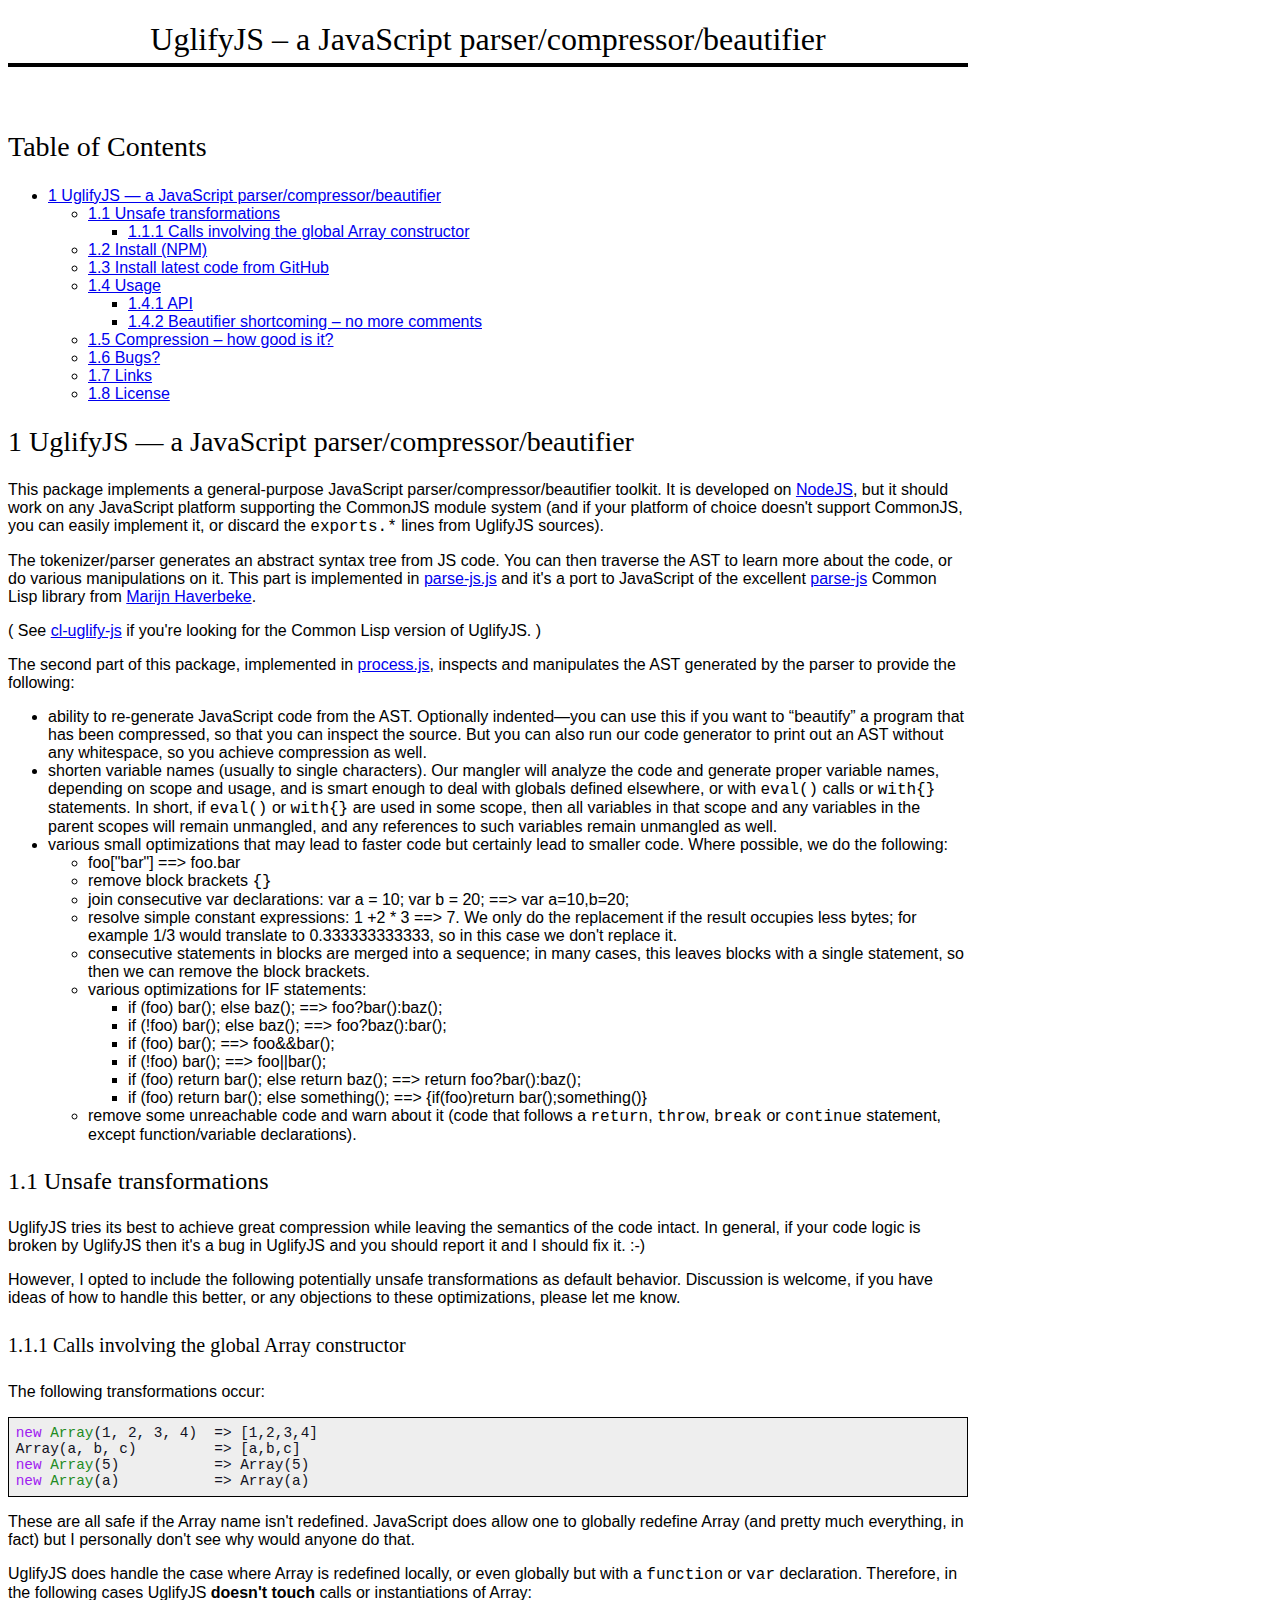
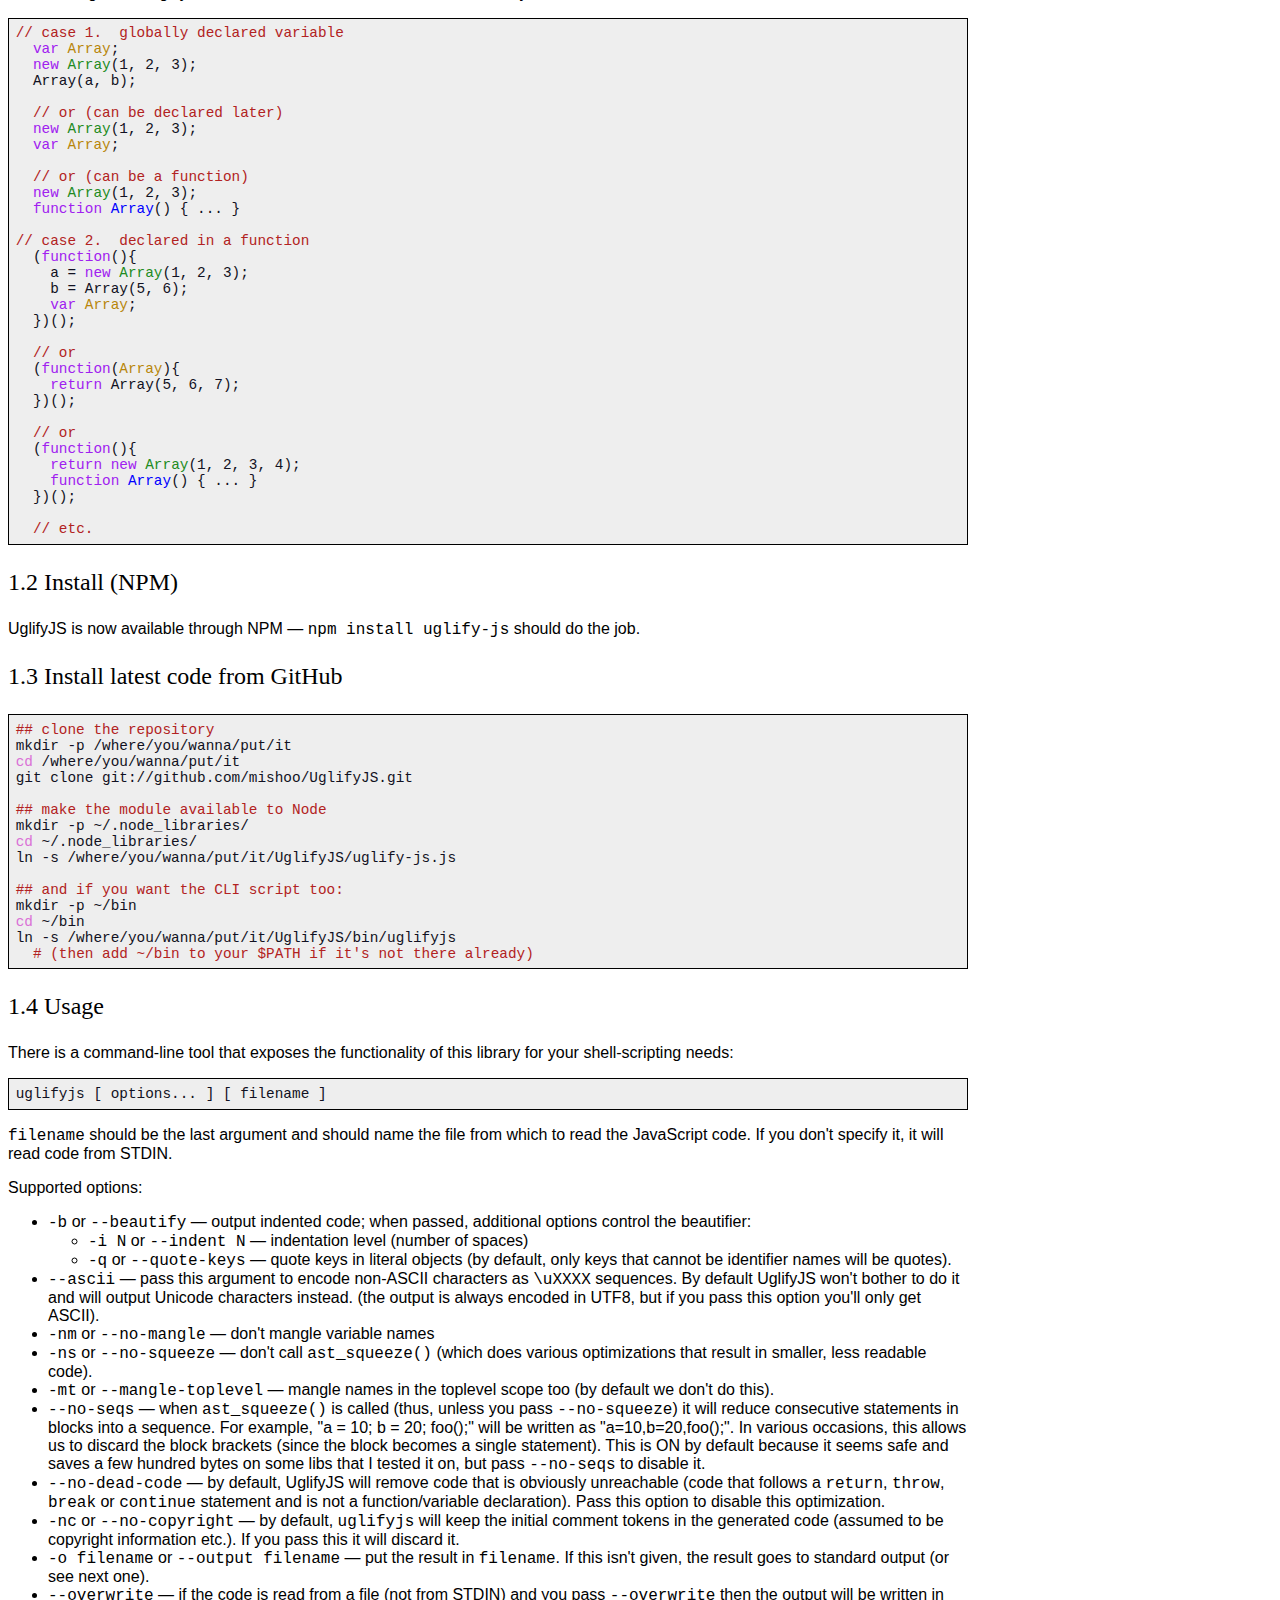
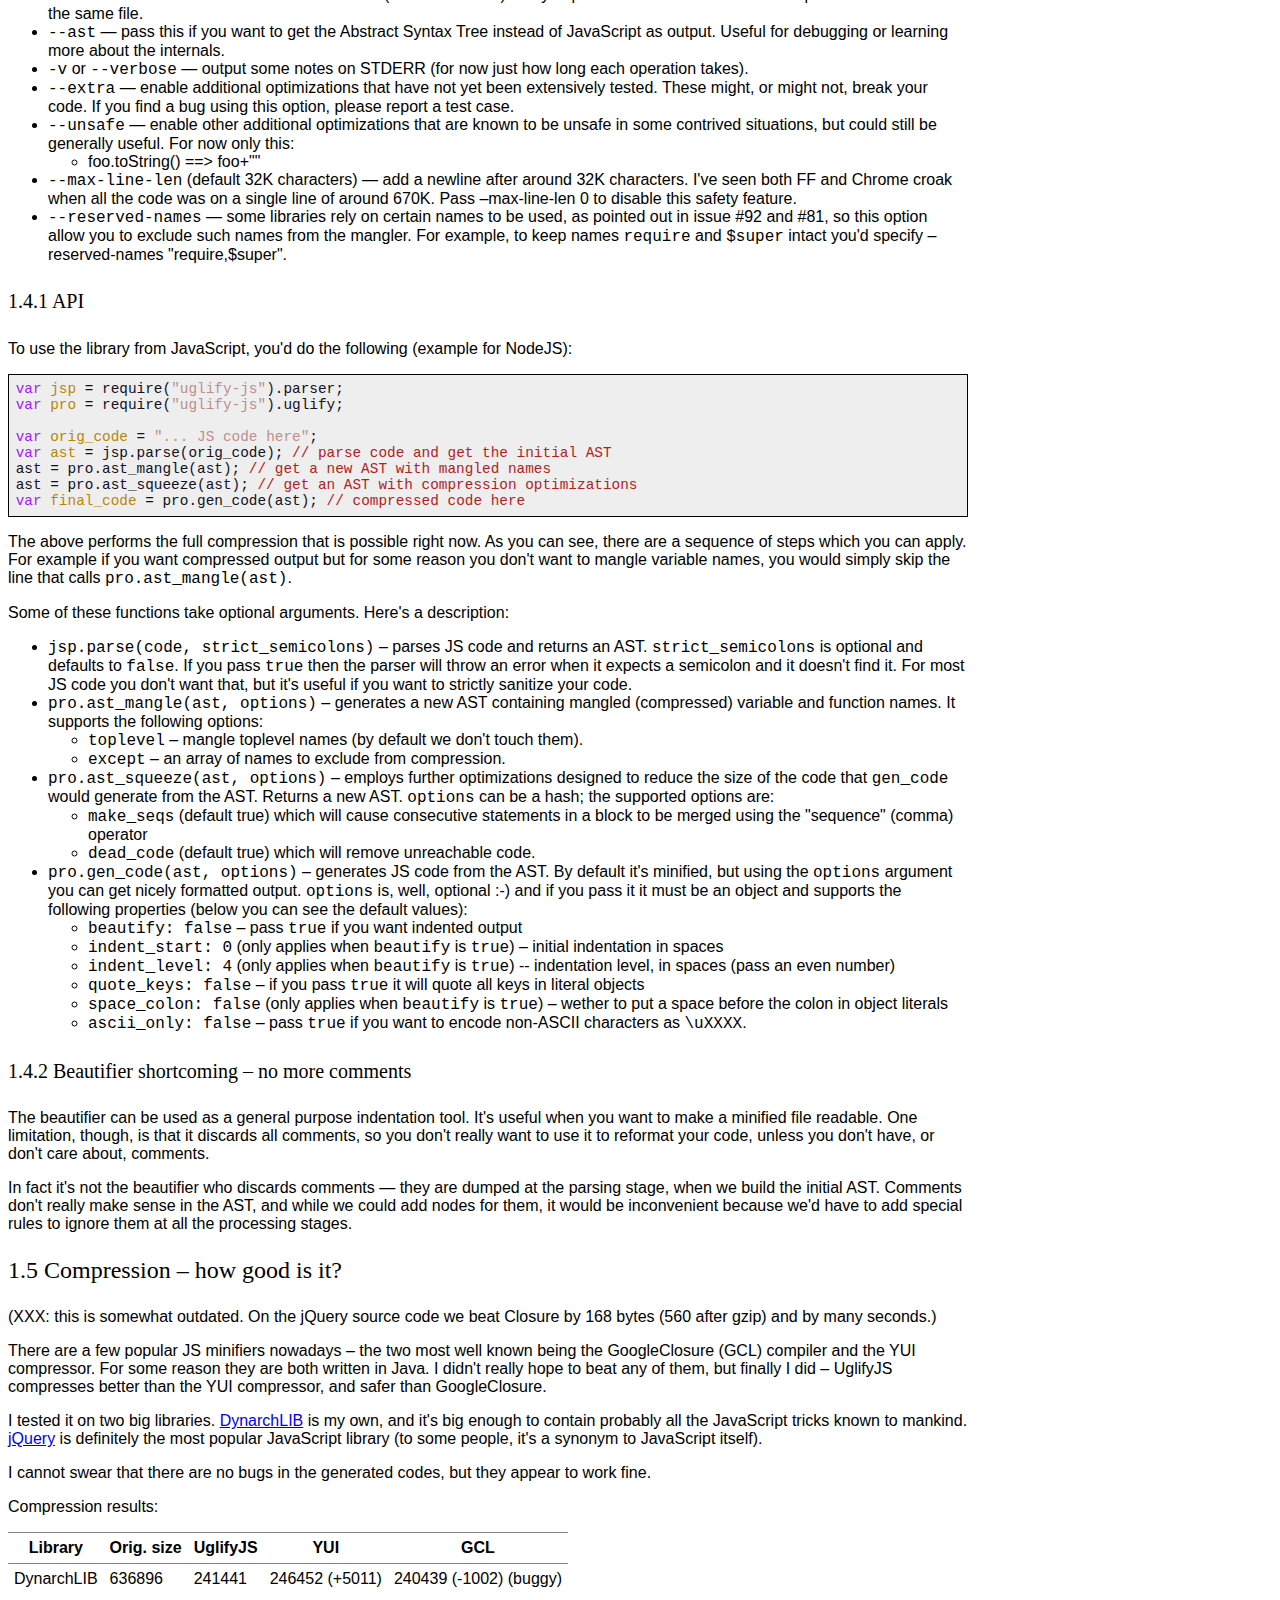
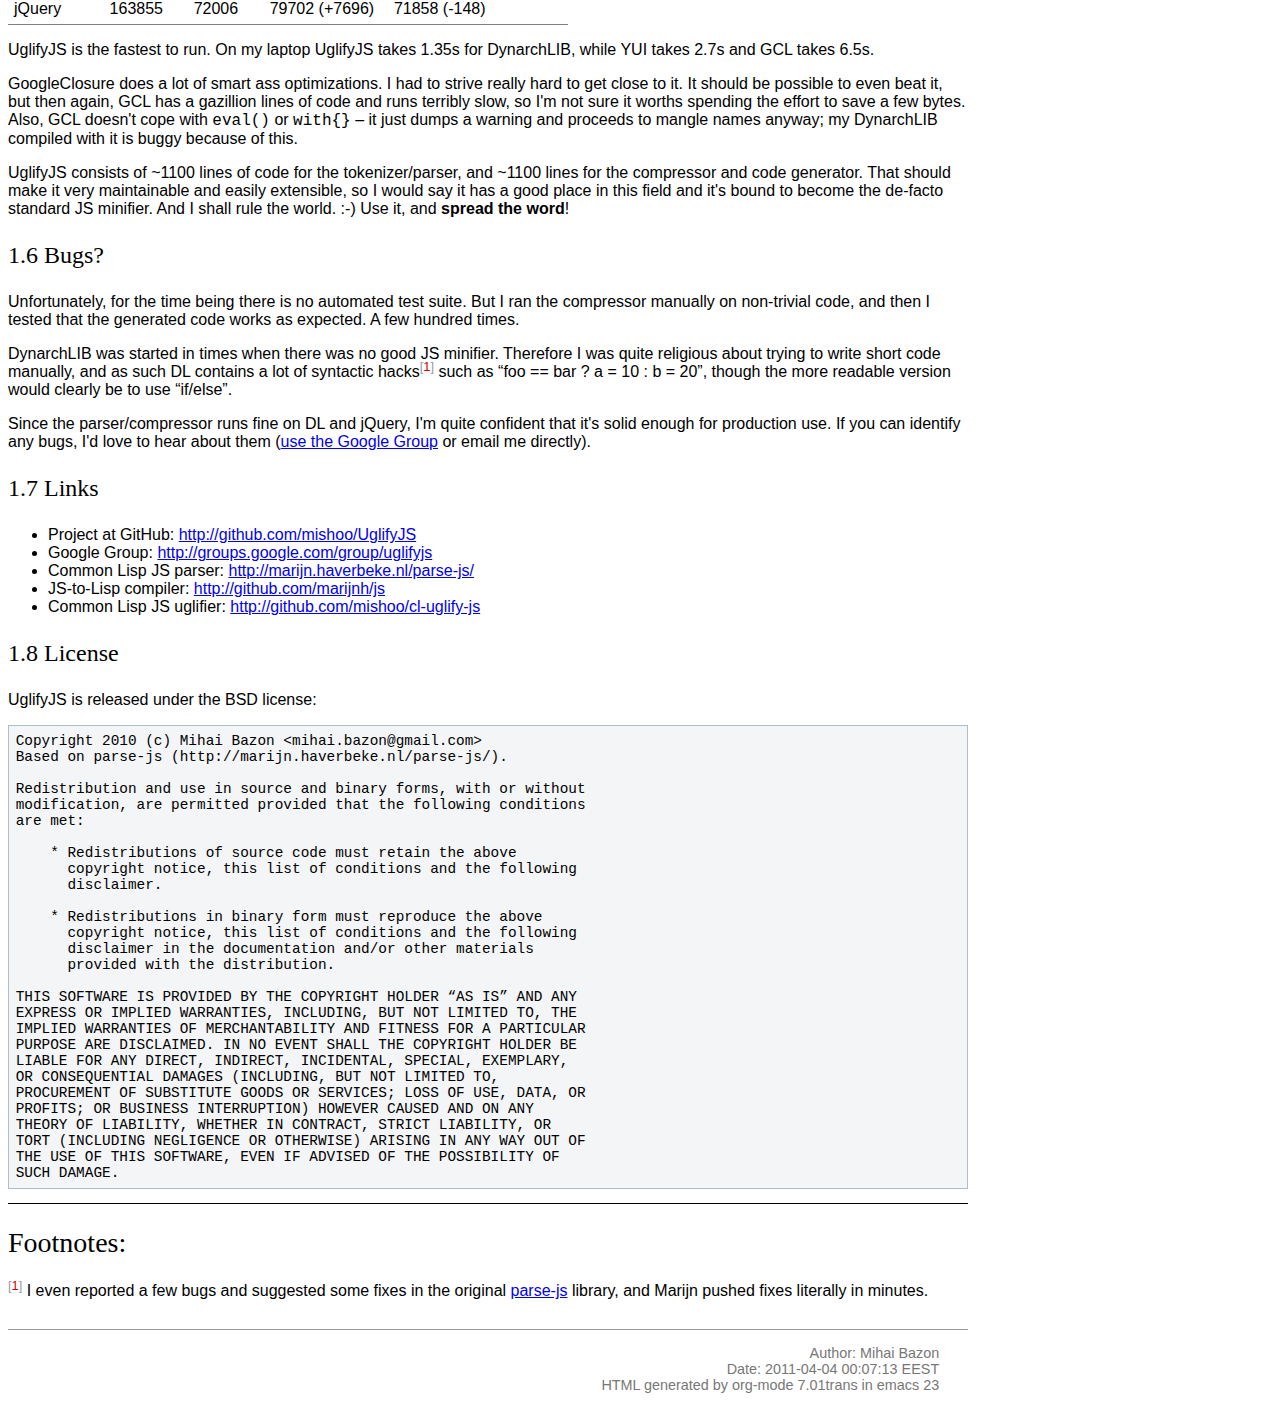
<file: node_modules/uglify-js/README.html>
<?xml version="1.0" encoding="utf-8"?>
<!DOCTYPE html PUBLIC "-//W3C//DTD XHTML 1.0 Strict//EN"
               "http://www.w3.org/TR/xhtml1/DTD/xhtml1-strict.dtd">
<html xmlns="http://www.w3.org/1999/xhtml"
lang="en" xml:lang="en">
<head>
<title>UglifyJS -- a JavaScript parser/compressor/beautifier</title>
<meta http-equiv="Content-Type" content="text/html;charset=utf-8"/>
<meta name="generator" content="Org-mode"/>
<meta name="generated" content="2011-04-04 00:07:13 EEST"/>
<meta name="author" content="Mihai Bazon"/>
<meta name="description" content="a JavaScript parser/compressor/beautifier in JavaScript"/>
<meta name="keywords" content="javascript, js, parser, compiler, compressor, mangle, minify, minifier"/>
<style type="text/css">
 <!--/*--><![CDATA[/*><!--*/
  html { font-family: Times, serif; font-size: 12pt; }
  .title  { text-align: center; }
  .todo   { color: red; }
  .done   { color: green; }
  .tag    { background-color: #add8e6; font-weight:normal }
  .target { }
  .timestamp { color: #bebebe; }
  .timestamp-kwd { color: #5f9ea0; }
  p.verse { margin-left: 3% }
  pre {
	border: 1pt solid #AEBDCC;
	background-color: #F3F5F7;
	padding: 5pt;
	font-family: courier, monospace;
        font-size: 90%;
        overflow:auto;
  }
  table { border-collapse: collapse; }
  td, th { vertical-align: top; }
  dt { font-weight: bold; }
  div.figure { padding: 0.5em; }
  div.figure p { text-align: center; }
  textarea { overflow-x: auto; }
  .linenr { font-size:smaller }
  .code-highlighted {background-color:#ffff00;}
  .org-info-js_info-navigation { border-style:none; }
  #org-info-js_console-label { font-size:10px; font-weight:bold;
                               white-space:nowrap; }
  .org-info-js_search-highlight {background-color:#ffff00; color:#000000;
                                 font-weight:bold; }
  /*]]>*/-->
</style>
<link rel="stylesheet" type="text/css" href="docstyle.css" />
<script type="text/javascript">
<!--/*--><![CDATA[/*><!--*/
 function CodeHighlightOn(elem, id)
 {
   var target = document.getElementById(id);
   if(null != target) {
     elem.cacheClassElem = elem.className;
     elem.cacheClassTarget = target.className;
     target.className = "code-highlighted";
     elem.className   = "code-highlighted";
   }
 }
 function CodeHighlightOff(elem, id)
 {
   var target = document.getElementById(id);
   if(elem.cacheClassElem)
     elem.className = elem.cacheClassElem;
   if(elem.cacheClassTarget)
     target.className = elem.cacheClassTarget;
 }
/*]]>*///-->
</script>

</head>
<body>
<div id="content">

<h1 class="title">UglifyJS &ndash; a JavaScript parser/compressor/beautifier</h1>


<div id="table-of-contents">
<h2>Table of Contents</h2>
<div id="text-table-of-contents">
<ul>
<li><a href="#sec-1">1 UglifyJS &mdash; a JavaScript parser/compressor/beautifier </a>
<ul>
<li><a href="#sec-1_1">1.1 Unsafe transformations </a>
<ul>
<li><a href="#sec-1_1_1">1.1.1 Calls involving the global Array constructor </a></li>
</ul>
</li>
<li><a href="#sec-1_2">1.2 Install (NPM) </a></li>
<li><a href="#sec-1_3">1.3 Install latest code from GitHub </a></li>
<li><a href="#sec-1_4">1.4 Usage </a>
<ul>
<li><a href="#sec-1_4_1">1.4.1 API </a></li>
<li><a href="#sec-1_4_2">1.4.2 Beautifier shortcoming &ndash; no more comments </a></li>
</ul>
</li>
<li><a href="#sec-1_5">1.5 Compression &ndash; how good is it? </a></li>
<li><a href="#sec-1_6">1.6 Bugs? </a></li>
<li><a href="#sec-1_7">1.7 Links </a></li>
<li><a href="#sec-1_8">1.8 License </a></li>
</ul>
</li>
</ul>
</div>
</div>

<div id="outline-container-1" class="outline-2">
<h2 id="sec-1"><span class="section-number-2">1</span> UglifyJS &mdash; a JavaScript parser/compressor/beautifier </h2>
<div class="outline-text-2" id="text-1">


<p>
This package implements a general-purpose JavaScript
parser/compressor/beautifier toolkit.  It is developed on <a href="http://nodejs.org/">NodeJS</a>, but it
should work on any JavaScript platform supporting the CommonJS module system
(and if your platform of choice doesn't support CommonJS, you can easily
implement it, or discard the <code>exports.*</code> lines from UglifyJS sources).
</p>
<p>
The tokenizer/parser generates an abstract syntax tree from JS code.  You
can then traverse the AST to learn more about the code, or do various
manipulations on it.  This part is implemented in <a href="../lib/parse-js.js">parse-js.js</a> and it's a
port to JavaScript of the excellent <a href="http://marijn.haverbeke.nl/parse-js/">parse-js</a> Common Lisp library from <a href="http://marijn.haverbeke.nl/">Marijn Haverbeke</a>.
</p>
<p>
( See <a href="http://github.com/mishoo/cl-uglify-js">cl-uglify-js</a> if you're looking for the Common Lisp version of
UglifyJS. )
</p>
<p>
The second part of this package, implemented in <a href="../lib/process.js">process.js</a>, inspects and
manipulates the AST generated by the parser to provide the following:
</p>
<ul>
<li>
ability to re-generate JavaScript code from the AST.  Optionally
indented&mdash;you can use this if you want to “beautify” a program that has
been compressed, so that you can inspect the source.  But you can also run
our code generator to print out an AST without any whitespace, so you
achieve compression as well.

</li>
<li>
shorten variable names (usually to single characters).  Our mangler will
analyze the code and generate proper variable names, depending on scope
and usage, and is smart enough to deal with globals defined elsewhere, or
with <code>eval()</code> calls or <code>with{}</code> statements.  In short, if <code>eval()</code> or
<code>with{}</code> are used in some scope, then all variables in that scope and any
variables in the parent scopes will remain unmangled, and any references
to such variables remain unmangled as well.

</li>
<li>
various small optimizations that may lead to faster code but certainly
lead to smaller code.  Where possible, we do the following:

<ul>
<li>
foo["bar"]  ==&gt;  foo.bar

</li>
<li>
remove block brackets <code>{}</code>

</li>
<li>
join consecutive var declarations:
var a = 10; var b = 20; ==&gt; var a=10,b=20;

</li>
<li>
resolve simple constant expressions: 1 +2 * 3 ==&gt; 7.  We only do the
replacement if the result occupies less bytes; for example 1/3 would
translate to 0.333333333333, so in this case we don't replace it.

</li>
<li>
consecutive statements in blocks are merged into a sequence; in many
cases, this leaves blocks with a single statement, so then we can remove
the block brackets.

</li>
<li>
various optimizations for IF statements:

<ul>
<li>
if (foo) bar(); else baz(); ==&gt; foo?bar():baz();
</li>
<li>
if (!foo) bar(); else baz(); ==&gt; foo?baz():bar();
</li>
<li>
if (foo) bar(); ==&gt; foo&amp;&amp;bar();
</li>
<li>
if (!foo) bar(); ==&gt; foo||bar();
</li>
<li>
if (foo) return bar(); else return baz(); ==&gt; return foo?bar():baz();
</li>
<li>
if (foo) return bar(); else something(); ==&gt; {if(foo)return bar();something()}

</li>
</ul>
</li>
<li>
remove some unreachable code and warn about it (code that follows a
<code>return</code>, <code>throw</code>, <code>break</code> or <code>continue</code> statement, except
function/variable declarations).
</li>
</ul>
</li>
</ul>



</div>

<div id="outline-container-1_1" class="outline-3">
<h3 id="sec-1_1"><span class="section-number-3">1.1</span> <span class="target">Unsafe transformations</span>  </h3>
<div class="outline-text-3" id="text-1_1">


<p>
UglifyJS tries its best to achieve great compression while leaving the
semantics of the code intact.  In general, if your code logic is broken by
UglifyJS then it's a bug in UglifyJS and you should report it and I should
fix it. :-)
</p>
<p>
However, I opted to include the following potentially unsafe transformations
as default behavior.  Discussion is welcome, if you have ideas of how to
handle this better, or any objections to these optimizations, please let me
know.
</p>

</div>

<div id="outline-container-1_1_1" class="outline-4">
<h4 id="sec-1_1_1"><span class="section-number-4">1.1.1</span> Calls involving the global Array constructor </h4>
<div class="outline-text-4" id="text-1_1_1">


<p>
The following transformations occur:
</p>



<pre class="src src-js"><span style="color: #a020f0;">new</span> <span style="color: #228b22;">Array</span>(1, 2, 3, 4)  =&gt; [1,2,3,4]
Array(a, b, c)         =&gt; [a,b,c]
<span style="color: #a020f0;">new</span> <span style="color: #228b22;">Array</span>(5)           =&gt; Array(5)
<span style="color: #a020f0;">new</span> <span style="color: #228b22;">Array</span>(a)           =&gt; Array(a)
</pre>



<p>
These are all safe if the Array name isn't redefined.  JavaScript does allow
one to globally redefine Array (and pretty much everything, in fact) but I
personally don't see why would anyone do that.
</p>
<p>
UglifyJS does handle the case where Array is redefined locally, or even
globally but with a <code>function</code> or <code>var</code> declaration.  Therefore, in the
following cases UglifyJS <b>doesn't touch</b> calls or instantiations of Array:
</p>



<pre class="src src-js"><span style="color: #b22222;">// </span><span style="color: #b22222;">case 1.  globally declared variable
</span>  <span style="color: #a020f0;">var</span> <span style="color: #b8860b;">Array</span>;
  <span style="color: #a020f0;">new</span> <span style="color: #228b22;">Array</span>(1, 2, 3);
  Array(a, b);

  <span style="color: #b22222;">// </span><span style="color: #b22222;">or (can be declared later)
</span>  <span style="color: #a020f0;">new</span> <span style="color: #228b22;">Array</span>(1, 2, 3);
  <span style="color: #a020f0;">var</span> <span style="color: #b8860b;">Array</span>;

  <span style="color: #b22222;">// </span><span style="color: #b22222;">or (can be a function)
</span>  <span style="color: #a020f0;">new</span> <span style="color: #228b22;">Array</span>(1, 2, 3);
  <span style="color: #a020f0;">function</span> <span style="color: #0000ff;">Array</span>() { ... }

<span style="color: #b22222;">// </span><span style="color: #b22222;">case 2.  declared in a function
</span>  (<span style="color: #a020f0;">function</span>(){
    a = <span style="color: #a020f0;">new</span> <span style="color: #228b22;">Array</span>(1, 2, 3);
    b = Array(5, 6);
    <span style="color: #a020f0;">var</span> <span style="color: #b8860b;">Array</span>;
  })();

  <span style="color: #b22222;">// </span><span style="color: #b22222;">or
</span>  (<span style="color: #a020f0;">function</span>(<span style="color: #b8860b;">Array</span>){
    <span style="color: #a020f0;">return</span> Array(5, 6, 7);
  })();

  <span style="color: #b22222;">// </span><span style="color: #b22222;">or
</span>  (<span style="color: #a020f0;">function</span>(){
    <span style="color: #a020f0;">return</span> <span style="color: #a020f0;">new</span> <span style="color: #228b22;">Array</span>(1, 2, 3, 4);
    <span style="color: #a020f0;">function</span> <span style="color: #0000ff;">Array</span>() { ... }
  })();

  <span style="color: #b22222;">// </span><span style="color: #b22222;">etc.
</span></pre>



</div>
</div>

</div>

<div id="outline-container-1_2" class="outline-3">
<h3 id="sec-1_2"><span class="section-number-3">1.2</span> Install (NPM) </h3>
<div class="outline-text-3" id="text-1_2">


<p>
UglifyJS is now available through NPM &mdash; <code>npm install uglify-js</code> should do
the job.
</p>
</div>

</div>

<div id="outline-container-1_3" class="outline-3">
<h3 id="sec-1_3"><span class="section-number-3">1.3</span> Install latest code from GitHub </h3>
<div class="outline-text-3" id="text-1_3">





<pre class="src src-sh"><span style="color: #b22222;">## </span><span style="color: #b22222;">clone the repository
</span>mkdir -p /where/you/wanna/put/it
<span style="color: #da70d6;">cd</span> /where/you/wanna/put/it
git clone git://github.com/mishoo/UglifyJS.git

<span style="color: #b22222;">## </span><span style="color: #b22222;">make the module available to Node
</span>mkdir -p ~/.node_libraries/
<span style="color: #da70d6;">cd</span> ~/.node_libraries/
ln -s /where/you/wanna/put/it/UglifyJS/uglify-js.js

<span style="color: #b22222;">## </span><span style="color: #b22222;">and if you want the CLI script too:
</span>mkdir -p ~/bin
<span style="color: #da70d6;">cd</span> ~/bin
ln -s /where/you/wanna/put/it/UglifyJS/bin/uglifyjs
  <span style="color: #b22222;"># </span><span style="color: #b22222;">(then add ~/bin to your $PATH if it's not there already)
</span></pre>



</div>

</div>

<div id="outline-container-1_4" class="outline-3">
<h3 id="sec-1_4"><span class="section-number-3">1.4</span> Usage </h3>
<div class="outline-text-3" id="text-1_4">


<p>
There is a command-line tool that exposes the functionality of this library
for your shell-scripting needs:
</p>



<pre class="src src-sh">uglifyjs [ options... ] [ filename ]
</pre>



<p>
<code>filename</code> should be the last argument and should name the file from which
to read the JavaScript code.  If you don't specify it, it will read code
from STDIN.
</p>
<p>
Supported options:
</p>
<ul>
<li>
<code>-b</code> or <code>--beautify</code> &mdash; output indented code; when passed, additional
options control the beautifier:

<ul>
<li>
<code>-i N</code> or <code>--indent N</code> &mdash; indentation level (number of spaces)

</li>
<li>
<code>-q</code> or <code>--quote-keys</code> &mdash; quote keys in literal objects (by default,
only keys that cannot be identifier names will be quotes).

</li>
</ul>
</li>
<li>
<code>--ascii</code> &mdash; pass this argument to encode non-ASCII characters as
<code>\uXXXX</code> sequences.  By default UglifyJS won't bother to do it and will
output Unicode characters instead.  (the output is always encoded in UTF8,
but if you pass this option you'll only get ASCII).

</li>
<li>
<code>-nm</code> or <code>--no-mangle</code> &mdash; don't mangle variable names

</li>
<li>
<code>-ns</code> or <code>--no-squeeze</code> &mdash; don't call <code>ast_squeeze()</code> (which does various
optimizations that result in smaller, less readable code).

</li>
<li>
<code>-mt</code> or <code>--mangle-toplevel</code> &mdash; mangle names in the toplevel scope too
(by default we don't do this).

</li>
<li>
<code>--no-seqs</code> &mdash; when <code>ast_squeeze()</code> is called (thus, unless you pass
<code>--no-squeeze</code>) it will reduce consecutive statements in blocks into a
sequence.  For example, "a = 10; b = 20; foo();" will be written as
"a=10,b=20,foo();".  In various occasions, this allows us to discard the
block brackets (since the block becomes a single statement).  This is ON
by default because it seems safe and saves a few hundred bytes on some
libs that I tested it on, but pass <code>--no-seqs</code> to disable it.

</li>
<li>
<code>--no-dead-code</code> &mdash; by default, UglifyJS will remove code that is
obviously unreachable (code that follows a <code>return</code>, <code>throw</code>, <code>break</code> or
<code>continue</code> statement and is not a function/variable declaration).  Pass
this option to disable this optimization.

</li>
<li>
<code>-nc</code> or <code>--no-copyright</code> &mdash; by default, <code>uglifyjs</code> will keep the initial
comment tokens in the generated code (assumed to be copyright information
etc.).  If you pass this it will discard it.

</li>
<li>
<code>-o filename</code> or <code>--output filename</code> &mdash; put the result in <code>filename</code>.  If
this isn't given, the result goes to standard output (or see next one).

</li>
<li>
<code>--overwrite</code> &mdash; if the code is read from a file (not from STDIN) and you
pass <code>--overwrite</code> then the output will be written in the same file.

</li>
<li>
<code>--ast</code> &mdash; pass this if you want to get the Abstract Syntax Tree instead
of JavaScript as output.  Useful for debugging or learning more about the
internals.

</li>
<li>
<code>-v</code> or <code>--verbose</code> &mdash; output some notes on STDERR (for now just how long
each operation takes).

</li>
<li>
<code>--extra</code> &mdash; enable additional optimizations that have not yet been
extensively tested.  These might, or might not, break your code.  If you
find a bug using this option, please report a test case.

</li>
<li>
<code>--unsafe</code> &mdash; enable other additional optimizations that are known to be
unsafe in some contrived situations, but could still be generally useful.
For now only this:

<ul>
<li>
foo.toString()  ==&gt;  foo+""

</li>
</ul>
</li>
<li>
<code>--max-line-len</code> (default 32K characters) &mdash; add a newline after around
32K characters.  I've seen both FF and Chrome croak when all the code was
on a single line of around 670K.  Pass &ndash;max-line-len 0 to disable this
safety feature.

</li>
<li>
<code>--reserved-names</code> &mdash; some libraries rely on certain names to be used, as
pointed out in issue #92 and #81, so this option allow you to exclude such
names from the mangler.  For example, to keep names <code>require</code> and <code>$super</code>
intact you'd specify &ndash;reserved-names "require,$super".
</li>
</ul>



</div>

<div id="outline-container-1_4_1" class="outline-4">
<h4 id="sec-1_4_1"><span class="section-number-4">1.4.1</span> API </h4>
<div class="outline-text-4" id="text-1_4_1">


<p>
To use the library from JavaScript, you'd do the following (example for
NodeJS):
</p>



<pre class="src src-js"><span style="color: #a020f0;">var</span> <span style="color: #b8860b;">jsp</span> = require(<span style="color: #bc8f8f;">"uglify-js"</span>).parser;
<span style="color: #a020f0;">var</span> <span style="color: #b8860b;">pro</span> = require(<span style="color: #bc8f8f;">"uglify-js"</span>).uglify;

<span style="color: #a020f0;">var</span> <span style="color: #b8860b;">orig_code</span> = <span style="color: #bc8f8f;">"... JS code here"</span>;
<span style="color: #a020f0;">var</span> <span style="color: #b8860b;">ast</span> = jsp.parse(orig_code); <span style="color: #b22222;">// </span><span style="color: #b22222;">parse code and get the initial AST
</span>ast = pro.ast_mangle(ast); <span style="color: #b22222;">// </span><span style="color: #b22222;">get a new AST with mangled names
</span>ast = pro.ast_squeeze(ast); <span style="color: #b22222;">// </span><span style="color: #b22222;">get an AST with compression optimizations
</span><span style="color: #a020f0;">var</span> <span style="color: #b8860b;">final_code</span> = pro.gen_code(ast); <span style="color: #b22222;">// </span><span style="color: #b22222;">compressed code here
</span></pre>



<p>
The above performs the full compression that is possible right now.  As you
can see, there are a sequence of steps which you can apply.  For example if
you want compressed output but for some reason you don't want to mangle
variable names, you would simply skip the line that calls
<code>pro.ast_mangle(ast)</code>.
</p>
<p>
Some of these functions take optional arguments.  Here's a description:
</p>
<ul>
<li>
<code>jsp.parse(code, strict_semicolons)</code> &ndash; parses JS code and returns an AST.
<code>strict_semicolons</code> is optional and defaults to <code>false</code>.  If you pass
<code>true</code> then the parser will throw an error when it expects a semicolon and
it doesn't find it.  For most JS code you don't want that, but it's useful
if you want to strictly sanitize your code.

</li>
<li>
<code>pro.ast_mangle(ast, options)</code> &ndash; generates a new AST containing mangled
(compressed) variable and function names.  It supports the following
options:

<ul>
<li>
<code>toplevel</code> &ndash; mangle toplevel names (by default we don't touch them).
</li>
<li>
<code>except</code> &ndash; an array of names to exclude from compression.

</li>
</ul>
</li>
<li>
<code>pro.ast_squeeze(ast, options)</code> &ndash; employs further optimizations designed
to reduce the size of the code that <code>gen_code</code> would generate from the
AST.  Returns a new AST.  <code>options</code> can be a hash; the supported options
are:

<ul>
<li>
<code>make_seqs</code> (default true) which will cause consecutive statements in a
block to be merged using the "sequence" (comma) operator

</li>
<li>
<code>dead_code</code> (default true) which will remove unreachable code.

</li>
</ul>
</li>
<li>
<code>pro.gen_code(ast, options)</code> &ndash; generates JS code from the AST.  By
default it's minified, but using the <code>options</code> argument you can get nicely
formatted output.  <code>options</code> is, well, optional :-) and if you pass it it
must be an object and supports the following properties (below you can see
the default values):

<ul>
<li>
<code>beautify: false</code> &ndash; pass <code>true</code> if you want indented output
</li>
<li>
<code>indent_start: 0</code> (only applies when <code>beautify</code> is <code>true</code>) &ndash; initial
indentation in spaces
</li>
<li>
<code>indent_level: 4</code> (only applies when <code>beautify</code> is <code>true</code>) --
indentation level, in spaces (pass an even number)
</li>
<li>
<code>quote_keys: false</code> &ndash; if you pass <code>true</code> it will quote all keys in
literal objects
</li>
<li>
<code>space_colon: false</code> (only applies when <code>beautify</code> is <code>true</code>) &ndash; wether
to put a space before the colon in object literals
</li>
<li>
<code>ascii_only: false</code> &ndash; pass <code>true</code> if you want to encode non-ASCII
characters as <code>\uXXXX</code>.
</li>
</ul>
</li>
</ul>


</div>

</div>

<div id="outline-container-1_4_2" class="outline-4">
<h4 id="sec-1_4_2"><span class="section-number-4">1.4.2</span> Beautifier shortcoming &ndash; no more comments </h4>
<div class="outline-text-4" id="text-1_4_2">


<p>
The beautifier can be used as a general purpose indentation tool.  It's
useful when you want to make a minified file readable.  One limitation,
though, is that it discards all comments, so you don't really want to use it
to reformat your code, unless you don't have, or don't care about, comments.
</p>
<p>
In fact it's not the beautifier who discards comments &mdash; they are dumped at
the parsing stage, when we build the initial AST.  Comments don't really
make sense in the AST, and while we could add nodes for them, it would be
inconvenient because we'd have to add special rules to ignore them at all
the processing stages.
</p>
</div>
</div>

</div>

<div id="outline-container-1_5" class="outline-3">
<h3 id="sec-1_5"><span class="section-number-3">1.5</span> Compression &ndash; how good is it? </h3>
<div class="outline-text-3" id="text-1_5">


<p>
(XXX: this is somewhat outdated.  On the jQuery source code we beat Closure
by 168 bytes (560 after gzip) and by many seconds.)
</p>
<p>
There are a few popular JS minifiers nowadays &ndash; the two most well known
being the GoogleClosure (GCL) compiler and the YUI compressor.  For some
reason they are both written in Java.  I didn't really hope to beat any of
them, but finally I did &ndash; UglifyJS compresses better than the YUI
compressor, and safer than GoogleClosure.
</p>
<p>
I tested it on two big libraries.  <a href="http://www.dynarchlib.com/">DynarchLIB</a> is my own, and it's big enough
to contain probably all the JavaScript tricks known to mankind.  <a href="http://jquery.com/">jQuery</a> is
definitely the most popular JavaScript library (to some people, it's a
synonym to JavaScript itself).
</p>
<p>
I cannot swear that there are no bugs in the generated codes, but they
appear to work fine.
</p>
<p>
Compression results:
</p>
<table border="2" cellspacing="0" cellpadding="6" rules="groups" frame="hsides">
<caption></caption>
<colgroup><col align="left" /><col align="right" /><col align="right" /><col align="left" /><col align="left" />
</colgroup>
<thead>
<tr><th scope="col">Library</th><th scope="col">Orig. size</th><th scope="col">UglifyJS</th><th scope="col">YUI</th><th scope="col">GCL</th></tr>
</thead>
<tbody>
<tr><td>DynarchLIB</td><td>636896</td><td>241441</td><td>246452 (+5011)</td><td>240439 (-1002) (buggy)</td></tr>
<tr><td>jQuery</td><td>163855</td><td>72006</td><td>79702  (+7696)</td><td>71858   (-148)</td></tr>
</tbody>
</table>


<p>
UglifyJS is the fastest to run.  On my laptop UglifyJS takes 1.35s for
DynarchLIB, while YUI takes 2.7s and GCL takes 6.5s.
</p>
<p>
GoogleClosure does a lot of smart ass optimizations.  I had to strive really
hard to get close to it.  It should be possible to even beat it, but then
again, GCL has a gazillion lines of code and runs terribly slow, so I'm not
sure it worths spending the effort to save a few bytes.  Also, GCL doesn't
cope with <code>eval()</code> or <code>with{}</code> &ndash; it just dumps a warning and proceeds to
mangle names anyway; my DynarchLIB compiled with it is buggy because of
this.
</p>
<p>
UglifyJS consists of ~1100 lines of code for the tokenizer/parser, and ~1100
lines for the compressor and code generator.  That should make it very
maintainable and easily extensible, so I would say it has a good place in
this field and it's bound to become the de-facto standard JS minifier.  And
I shall rule the world. :-) Use it, and <b>spread the word</b>!
</p>
</div>

</div>

<div id="outline-container-1_6" class="outline-3">
<h3 id="sec-1_6"><span class="section-number-3">1.6</span> Bugs? </h3>
<div class="outline-text-3" id="text-1_6">


<p>
Unfortunately, for the time being there is no automated test suite.  But I
ran the compressor manually on non-trivial code, and then I tested that the
generated code works as expected.  A few hundred times.
</p>
<p>
DynarchLIB was started in times when there was no good JS minifier.
Therefore I was quite religious about trying to write short code manually,
and as such DL contains a lot of syntactic hacks<sup><a class="footref" name="fnr.1" href="#fn.1">1</a></sup> such as “foo == bar ?  a
= 10 : b = 20”, though the more readable version would clearly be to use
“if/else”.
</p>
<p>
Since the parser/compressor runs fine on DL and jQuery, I'm quite confident
that it's solid enough for production use.  If you can identify any bugs,
I'd love to hear about them (<a href="http://groups.google.com/group/uglifyjs">use the Google Group</a> or email me directly).
</p>
</div>

</div>

<div id="outline-container-1_7" class="outline-3">
<h3 id="sec-1_7"><span class="section-number-3">1.7</span> Links </h3>
<div class="outline-text-3" id="text-1_7">


<ul>
<li>
Project at GitHub: <a href="http://github.com/mishoo/UglifyJS">http://github.com/mishoo/UglifyJS</a>
</li>
<li>
Google Group: <a href="http://groups.google.com/group/uglifyjs">http://groups.google.com/group/uglifyjs</a>
</li>
<li>
Common Lisp JS parser: <a href="http://marijn.haverbeke.nl/parse-js/">http://marijn.haverbeke.nl/parse-js/</a>
</li>
<li>
JS-to-Lisp compiler: <a href="http://github.com/marijnh/js">http://github.com/marijnh/js</a>
</li>
<li>
Common Lisp JS uglifier: <a href="http://github.com/mishoo/cl-uglify-js">http://github.com/mishoo/cl-uglify-js</a>
</li>
</ul>


</div>

</div>

<div id="outline-container-1_8" class="outline-3">
<h3 id="sec-1_8"><span class="section-number-3">1.8</span> License </h3>
<div class="outline-text-3" id="text-1_8">


<p>
UglifyJS is released under the BSD license:
</p>



<pre class="example">Copyright 2010 (c) Mihai Bazon &lt;mihai.bazon@gmail.com&gt;
Based on parse-js (http://marijn.haverbeke.nl/parse-js/).

Redistribution and use in source and binary forms, with or without
modification, are permitted provided that the following conditions
are met:

    * Redistributions of source code must retain the above
      copyright notice, this list of conditions and the following
      disclaimer.

    * Redistributions in binary form must reproduce the above
      copyright notice, this list of conditions and the following
      disclaimer in the documentation and/or other materials
      provided with the distribution.

THIS SOFTWARE IS PROVIDED BY THE COPYRIGHT HOLDER “AS IS” AND ANY
EXPRESS OR IMPLIED WARRANTIES, INCLUDING, BUT NOT LIMITED TO, THE
IMPLIED WARRANTIES OF MERCHANTABILITY AND FITNESS FOR A PARTICULAR
PURPOSE ARE DISCLAIMED. IN NO EVENT SHALL THE COPYRIGHT HOLDER BE
LIABLE FOR ANY DIRECT, INDIRECT, INCIDENTAL, SPECIAL, EXEMPLARY,
OR CONSEQUENTIAL DAMAGES (INCLUDING, BUT NOT LIMITED TO,
PROCUREMENT OF SUBSTITUTE GOODS OR SERVICES; LOSS OF USE, DATA, OR
PROFITS; OR BUSINESS INTERRUPTION) HOWEVER CAUSED AND ON ANY
THEORY OF LIABILITY, WHETHER IN CONTRACT, STRICT LIABILITY, OR
TORT (INCLUDING NEGLIGENCE OR OTHERWISE) ARISING IN ANY WAY OUT OF
THE USE OF THIS SOFTWARE, EVEN IF ADVISED OF THE POSSIBILITY OF
SUCH DAMAGE.
</pre>




</div>
</div>
</div>
<div id="footnotes">
<h2 class="footnotes">Footnotes: </h2>
<div id="text-footnotes">
<p class="footnote"><sup><a class="footnum" name="fn.1" href="#fnr.1">1</a></sup> I even reported a few bugs and suggested some fixes in the original
<a href="http://marijn.haverbeke.nl/parse-js/">parse-js</a> library, and Marijn pushed fixes literally in minutes.
</p>
</div>
</div>
<div id="postamble">
<p class="author"> Author: Mihai Bazon
</p>
<p class="date"> Date: 2011-04-04 00:07:13 EEST</p>
<p class="creator">HTML generated by org-mode 7.01trans in emacs 23</p>
</div>
</div>
</body>
</html>
</file>
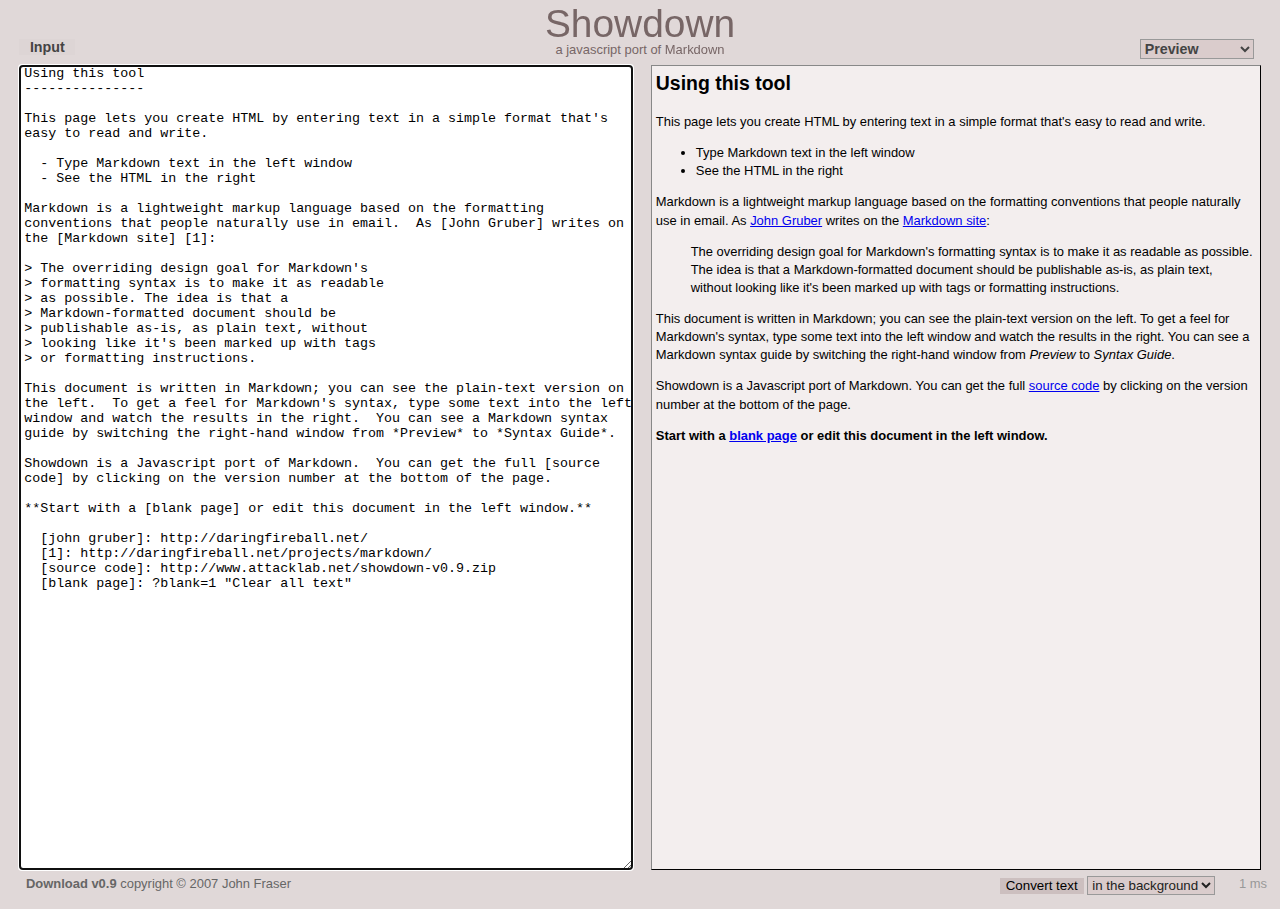
<file: node_modules/node-markdown/lib/vendor/showdown/example/showdown-gui.html>
<!DOCTYPE html PUBLIC "-//W3C//DTD XHTML 1.0 Transitional//EN" "http://www.w3.org/TR/xhtml1/DTD/xhtml1-transitional.dtd">
<html xmlns="http://www.w3.org/1999/xhtml" xml:lang="en" lang="en">
<head>
	<meta http-equiv="Content-Type" content="text/html; charset=iso-8859-1" />
	<title>Showdown - Markdown in Javascript</title>
	<script type="text/javascript" src="showdown.js"></script>
	<script type="text/javascript" src="showdown-gui.js"></script>
	<style type="text/css">
		html,body {
			margin:0;
			padding:0;
			font-family: Helvetica, Arial, Verdana, sans-serif;
			font-size: 90%;
			background-color: #e0d8d8;
		}
		
		html {
			overflow: hidden;
		}
		
		textarea {
			font-family: monospace;
		}
		
		#pageHeader {
			margin: 0;
			padding: 0;
			text-align: center;
			margin-bottom: 0;
			margin-top: 0.4em;
			color: #766;
		}
		
		#pageHeader h1 {
			font-size: 3em;
		}
		
		#pageHeader * {
			margin: 0;
			padding: 0;
			line-height: 1em;
			font-weight: 100;
		}

		#pageHeader a {
			color: #766;
			text-decoration: none;
			position: relative;
			z-index: 20;
		}

		#pageHeader h1 a:hover {
			color: #fff;
		}
		
		#pageHeader h4 a:hover {
			text-decoration: underline;
		}

		#leftContainer, #rightContainer {
			margin: 0;
			padding: 0;
			position: relative;
			width: 47.5%;
			margin-top: -1.4em;
		}
		
		#leftContainer {
			float: left;
			left: 1.5%;
		}
		
		#rightContainer {
			float: right;
			right: 1.5%;
		}
		
		#rightContainer > * {
			float: right;
		}
		
		.paneHeader {
			margin: 0;
			padding: 0;
			position: relative;
			width: 100%;
			display: block;
			height: 2em;
		}
		
		.paneHeader * {
			position: relative;
			font-weight: 900;
		}
		
		.paneHeader span {
			background-color: #ddd5d5;
			color: #444;
			padding: 0 0.75em;
			font-size: 110%;
		}
		
		#paneSetting {
			display: block;
			margin-left: auto;
			margin-right: 0.5em;
			font-size: 110%;
			font-weight: 900;
			font-family: Arial, Verdana, sans-serif;
			background-color: #dacccc;
			color: #444;
			border: 1px solid #999;
		}
		
		.pane {
			margin: 0;
			padding: 0;
			padding-left: 4px; /* pane padding */
			width: 100%;
			border: none;
			background-color: #eee;
			display: block;
			border: 1px solid #888;
			border-right: 1px solid #000;
			border-bottom: 1px solid #000;
		
			/* note: the panes get their height set with
		       javascript; see sizeTextAreas(). */
		
			/* for now, set a height so things look nice
			   if the user has javascript disabled */
			height: 400px;
		}
		
		#previewPane {
			background-color: #f3eeee;
		}
		
		#outputPane {
			background-color: #6c6666;
			color: #fff;
			display: none;
		}
		
		#syntaxPane {
			background-color: #e6dede;
			background-color: #f7ecec;
			display: none;
		}
		
		div.pane {
			overflow: auto;
		}
		
		#inputPane {
			background-color: #fff;
		}
		
		#previewPane {
			padding: 0;
		}

		#previewPane > * {
			margin-left: 4px;
			margin-right: 4px;
   		}

		#previewPane > blockquote {
			margin-left: 3em;
   		}

		#previewPane > :first-child {
			margin-top: 4px; /* pane padding */
		}

		#previewPane * {
			line-height: 1.4em;
		}

		#previewPane code {
			font-size: 1.3em;
		}
		
		#footer {
			margin: 0;
			padding: 0;
			position: relative;
			float: left;
			width: 100%;
			height: 2.5em;
			margin-top: 0.5em;
			font-family: Helvetica, Arial, Verdana, sans-serif;
		}
		
		#footer a {
			text-decoration: none;
			color: #666;
		}
		
		#footer a:hover {
			text-decoration: underline;
		}
		
		#byline {
			padding-left: 2em;
			color: #666;
		}
		
		#convertTextControls {
			position: absolute;
			right: 5em;
		}
		
		#convertTextButton {
			line-height: 1em;
			background-color: #ccbfbf;
			color: #000;
			border: none;
		}
		
		#convertTextButton:hover {
			background-color: #fff;
			color: black;
		}
		
		#convertTextSetting {
			background-color: #dacccc;
			color: #222;
			border: 1px solid #999;
		}
		
		#processingTime {
			margin: 0;
			padding: 0;
			width: 4em;
			text-align: right;
			color: #999;
			position: absolute;
			right: 1em;
			top: 0;
		}
	</style>
</head>

<body>

	<div id="pageHeader">
		<h1><a href="http://www.attacklab.net/showdown-gui.html">Showdown</a></h1>
		<h4>a javascript port of <a href="http://daringfireball.net/projects/markdown/" title="The Markdown web site">Markdown</a></h4>
	</div>
	
	<div id="leftContainer">
		<div class="paneHeader">
			<span>Input</span>
		</div>
		<textarea id="inputPane" cols="80" rows="20" class="pane">Using this tool
---------------

This page lets you create HTML by entering text in a simple format that's easy to read and write.

  - Type Markdown text in the left window
  - See the HTML in the right

Markdown is a lightweight markup language based on the formatting conventions that people naturally use in email.  As [John Gruber] writes on the [Markdown site] [1]:

&gt; The overriding design goal for Markdown's
&gt; formatting syntax is to make it as readable 
&gt; as possible. The idea is that a
&gt; Markdown-formatted document should be
&gt; publishable as-is, as plain text, without
&gt; looking like it's been marked up with tags
&gt; or formatting instructions.

This document is written in Markdown; you can see the plain-text version on the left.  To get a feel for Markdown's syntax, type some text into the left window and watch the results in the right.  You can see a Markdown syntax guide by switching the right-hand window from *Preview* to *Syntax Guide*.

Showdown is a Javascript port of Markdown.  You can get the full [source code] by clicking on the version number at the bottom of the page.

**Start with a [blank page] or edit this document in the left window.**

  [john gruber]: http://daringfireball.net/
  [1]: http://daringfireball.net/projects/markdown/
  [source code]: http://www.attacklab.net/showdown-v0.9.zip
  [blank page]: ?blank=1 "Clear all text"

</textarea> 
	</div>

	<div id="rightContainer">
		<div class="paneHeader">
			<select id="paneSetting">
				<option value="previewPane">Preview</option>
				<option value="outputPane">HTML Output</option>
				<option value="syntaxPane">Syntax Guide</option>
			</select>
		</div>
	
		<textarea id="outputPane" class="pane" cols="80" rows="20" readonly="readonly"></textarea>
	
		<div id="previewPane" class="pane"><noscript><h2>You'll need to enable Javascript to use this tool.</h2></noscript></div>
	







<textarea id="syntaxPane" class="pane" cols="80" rows="20" readonly="readonly">

Markdown Syntax Guide
=====================

This is an overview of Markdown's syntax.  For more information, visit the [Markdown web site].

 [Markdown web site]:
   http://daringfireball.net/projects/markdown/






Italics and Bold
================


*This is italicized*, and so is _this_.

**This is bold**, and so is __this__.

You can use ***italics and bold together*** if you ___have to___.






Links
=====


Simple links
------------

There are three ways to write links.  Each is easier to read than the last:

Here's an inline link to [Google](http://www.google.com/).
Here's a reference-style link to [Google] [1].
Here's a very readable link to [Yahoo!].

  [1]: http://www.google.com/
  [yahoo!]: http://www.yahoo.com/

The link definitions can appear anywhere in the document -- before or after the place where you use them.  The link definition names (`1` and `Yahoo!`) can be any unique string, and are case-insensitive; `[Yahoo!]` is the same as `[YAHOO!]`.


Advanced links: Title attributes
--------------------------------

You can also add a `title` attribute to a link, which will show up when the user holds the mouse pointer it.  Title attributes are helpful if your link text is not descriptive enough to tell users where they're going.  (In reference links, you can use optionally parentheses for the link title instead of quotation marks.)

Here's a [poorly-named link](http://www.google.com/ "Google").
Never write "[click here][^2]".
Trust [me].

  [^2]: http://www.w3.org/QA/Tips/noClickHere
        (Advice against the phrase "click here")
  [me]: http://www.attacklab.net/ "Attacklab"


Advanced links: Bare URLs
-------------------------

You can write bare URLs by enclosing them in angle brackets:

My web site is at &lt;http://www.attacklab.net&gt;.

If you use this format for email addresses, Showdown will encode the address to make it harder for spammers to harvest.  Try it and look in the *HTML Output* pane to see the results:

Humans can read this, but most spam harvesting robots can't: &lt;me@privacy.net&gt;






Headers
=======


There are two ways to do headers in Markdown.  (In these examples, Header 1 is the biggest, and Header 6 is the smallest.)

You can underline text to make the two top-level headers:

Header 1
========

Header 2
--------

The number of `=` or `-` signs doesn't matter; you can get away with just one.  But using enough to underline the text makes your titles look better in plain text.

You can also use hash marks for all six levels of HTML headers:

# Header 1 #
## Header 2 ##
### Header 3 ###
#### Header 4 ####
##### Header 5 #####
###### Header 6 ######

The closing `#` characters are optional.






Horizontal Rules
================


You can insert a horizontal rule by putting three or more hyphens, asterisks, or underscores on a line by themselves:

---

*******
___

You can also use spaces between the characters:

-  -  -  -

All of these examples produce the same output.






Lists
=====


Simple lists
------------

A bulleted list:

- You can use a minus sign for a bullet
+ Or plus sign
* Or an asterisk

A numbered list:

1. Numbered lists are easy
2. Markdown keeps track of the numbers for you
7. So this will be item 3.

A double-spaced list:

- This list gets wrapped in `&lt;p&gt;` tags

- So there will be extra space between items


Advanced lists: Nesting
-----------------------

You can put other Markdown blocks in a list; just indent four spaces for each nesting level.  So:

1. Lists in a list item:
    - Indented four spaces.
        * indented eight spaces.
    - Four spaces again.

2.  Multiple paragraphs in a list items:

    It's best to indent the paragraphs four spaces
    You can get away with three, but it can get
    confusing when you nest other things.
    Stick to four.

    We indented the first line an extra space to align
    it with these paragraphs.  In real use, we might do
    that to the entire list so that all items line up.

    This paragraph is still part of the list item, but it looks messy to humans.  So it's a good idea to wrap your nested paragraphs manually, as we did with the first two.

3. Blockquotes in a list item:

    &gt; Skip a line and
    &gt; indent the &gt;'s four spaces.

4. Preformatted text in a list item:

        Skip a line and indent eight spaces.
        That's four spaces for the list
        and four to trigger the code block.






Blockquotes
===========


Simple blockquotes
------------------

Blockquotes are indented:

&gt; The syntax is based on the way email programs
&gt; usually do quotations. You don't need to hard-wrap
&gt; the paragraphs in your blockquotes, but it looks much nicer if you do.  Depends how lazy you feel.


Advanced blockquotes: Nesting
-----------------------------

You can put other Markdown blocks in a blockquote; just add a `&gt;` followed by a space:

Parragraph breaks in a blockquote:

&gt; The &gt; on the blank lines is optional.
&gt; Include it or don't; Markdown doesn't care.
&gt;
&gt; But your plain text looks better to
&gt; humans if you include the extra `&gt;`
&gt; between paragraphs.


Blockquotes within a blockquote:

&gt; A standard blockquote is indented
&gt; &gt; A nested blockquote is indented more
&gt; &gt; &gt; &gt; You can nest to any depth.


Lists in a blockquote:

&gt; - A list in a blockquote
&gt; - With a &gt; and space in front of it
&gt;     * A sublist

Preformatted text in a blockquote:

&gt;     Indent five spaces total.  The first
&gt;     one is part of the blockquote designator.






Images
======


Images are exactly like links, but they have an exclamation point in front of them:

 ![Valid XHTML] (http://w3.org/Icons/valid-xhtml10).

The word in square brackets is the alt text, which gets displayed if the browser can't show the image.  Be sure to include meaningful alt text for blind users' screen-reader software.

Just like links, images work with reference syntax and titles:

 This page is ![valid XHTML][checkmark].

 [checkmark]: http://w3.org/Icons/valid-xhtml10
           "What are you smiling at?"


**Note:**

Markdown does not currently support the shortest reference syntax for images:

  Here's a broken ![checkmark].

But you can use a slightly more verbose version of implicit reference names:

  This ![checkmark][] works.

The reference name (`valid icon`) is also used as the alt text.






Inline HTML
===========


If you need to do something that Markdown can't handle, you can always just use HTML:

 Strikethrough humor is &lt;strike&gt;funny&lt;/strike&gt;.

Markdown is smart enough not to mangle your span-level HTML:

&lt;u&gt;Markdown works *fine* in here.&lt;/u&gt;

Block-level HTML elments have a few restrictions:

1. They must be separated from surrounding text by blank
   lines.
2. The begin and end tags of the outermost block element
   must not be indented.
3. You can't use Markdown within HTML blocks.

So:

&lt;div style="background-color: lightgray"&gt;
    You can &lt;em&gt;not&lt;/em&gt; use Markdown in here.
&lt;/div&gt;






Preformatted Text
=================


You can include preformatted text in a Markdown document.

To make a code block, indent four spaces:

    printf("goodbye world!");  /* his suicide note
                                  was in C */

The text will be wrapped in `&lt;pre&gt;` and `&lt;code&gt;` tags, and the browser will display it in a monospaced typeface.  The first four spaces will be stripped off, but all other whitespace will be preserved.

You cannot use Markdown or HTML within a code block, which makes them a convenient way to show samples of Markdown or HTML syntax:

    &lt;blink&gt;
       You would hate this if it weren't
       wrapped in a code block.
    &lt;/blink&gt;






Code Spans
==========


You can make inline `&lt;code&gt;` tags by using code spans.  Use backticks to make a code span:

 Press the `&lt;Tab&gt;` key, then type a `$`.

(The backtick key is in the upper left corner of most keyboards.)

Like code blocks, code spans will be displayed in a monospaced typeface.  Markdown and HTML will not work within them:

 Markdown italicizes things like this: `I *love* it.`

 Don't use the `&lt;font&gt;` tag; use CSS instead.

</textarea>





	</div>
	
	<div id="footer">
		<span id="byline">
			<b><a href="http://www.attacklab.net/showdown-v0.9.zip">Download v0.9</a></b> copyright &copy; 2007
	
			<script type="text/javascript">
			/* <![CDATA[ */
			function hivelogic_enkoder(){var kode=
			"kode=\"oked\\\"=rnhg%@uqkj(Cxtnm+Ftxmn+e{F\\\\p00o1yq0\\\\00_z33:3~u\\\\q0"+
			"0.0m4tHq,I~.rmhxy{u0\\\\001\\\\77{Fpt3_333_33L{\\\\z00m0\\\\m00w0mo:xqnhz0"+
			"\\\\00.,\\\\u00x00\\\\00qIh.Qymux,\\\\t00,0\\\\q00M1\\\\t00~0.{.hGJD5+e\\"+
			"\\F0001o0{Drx91rFtDmE7xnnpuqwr}4D_43324lFtxmn7lqj{LxmnJ}1r26<Dro1lE92l4F:;"+
			"A0\\\\10FD}4\\\\\\\\{rwp7o{xvLqj{Lxmn1l2bt66m6Fx\\\\n00+1\\\\D00F100oD{xr1"+
			"9FrD1Extnmu7wn}p6q2:rDF42;3_430\\\\10F4xtnml7jqJ{1}4r2:t4mx7nql{j}Jr1b266t"+
			"6mxFn0\\\\1014Erxtnmu7wn}pHqxtnml7jqJ{1}xtnmu7wn}p6q2:0C20(D~A-CA-ul.xCoA6"+
			"Bouqkjr4tkzmAn1o/10\\\\10Ciuqkji4gnIxjuGk.z/o93oA.lBi/61i7C>8~AC1zYoxmtl4u"+
			"xIsgnIxju.k/i3_33uqkj~C>%@{**i>url+3@l>n?gr1hhojqkwl>..~,@frnhgf1dkFugrDh+"+
			"w,l60l>+i?f,3.f4@;5{>@.wVlujqi1ruFpdkFugr+h,f0\\\\00rnhg{@;\\\"=x''f;roi(0"+
			"=i;k<do.eelgnhti;++{)=cokedc.ahCrdoAe(t)i3-i;(f<c)0+c1=82x;=+tSirgnf.orCma"+
			"hCrdo(e)ck}do=ex\";x='';for(i=0;i<(kode.length-1);i+=2){x+=kode.charAt(i+1"+
			")+kode.charAt(i)}kode=x+(i<kode.length?kode.charAt(kode.length-1):'');"
			;var i,c,x;while(eval(kode));}hivelogic_enkoder();
			/* ]]> */
			</script>
			John Fraser
			<script type="text/javascript">
			/* <![CDATA[ */
			document.write("</a>");
			/* ]]> */
			</script>
		</span>
	
		<span id="convertTextControls">
			<button id="convertTextButton" type="button" title="Convert text now">
				Convert text
			</button>
			
			<select id="convertTextSetting">
				<option value="delayed">in the background</option>
				<option value="continuous">every keystroke</option>
				<option value="manual">manually</option>
			</select>
		</span>
		<div id="processingTime" title="Last processing time">0 ms</div>
	</div>
	
	
	</body>
</html>
</file>
<file: node_modules/uglify-js/docstyle.css>
html { font-family: "Lucida Grande","Trebuchet MS",sans-serif; font-size: 12pt; }
body { max-width: 60em; }
.title  { text-align: center; }
.todo   { color: red; }
.done   { color: green; }
.tag    { background-color:lightblue; font-weight:normal }
.target { }
.timestamp { color: grey }
.timestamp-kwd { color: CadetBlue }
p.verse { margin-left: 3% }
pre {
  border: 1pt solid #AEBDCC;
  background-color: #F3F5F7;
  padding: 5pt;
  font-family: monospace;
  font-size: 90%;
  overflow:auto;
}
pre.src {
  background-color: #eee; color: #112; border: 1px solid #000;
}
table { border-collapse: collapse; }
td, th { vertical-align: top; }
dt { font-weight: bold; }
div.figure { padding: 0.5em; }
div.figure p { text-align: center; }
.linenr { font-size:smaller }
.code-highlighted {background-color:#ffff00;}
.org-info-js_info-navigation { border-style:none; }
#org-info-js_console-label { font-size:10px; font-weight:bold;
  white-space:nowrap; }
.org-info-js_search-highlight {background-color:#ffff00; color:#000000;
  font-weight:bold; }

sup {
  vertical-align: baseline;
  position: relative;
  top: -0.5em;
  font-size: 80%;
}

sup a:link, sup a:visited {
  text-decoration: none;
  color: #c00;
}

sup a:before { content: "["; color: #999; }
sup a:after { content: "]"; color: #999; }

h1.title { border-bottom: 4px solid #000; padding-bottom: 5px; margin-bottom: 2em; }

#postamble {
  color: #777;
  font-size: 90%;
  padding-top: 1em; padding-bottom: 1em; border-top: 1px solid #999;
  margin-top: 2em;
  padding-left: 2em;
  padding-right: 2em;
  text-align: right;
}

#postamble p { margin: 0; }

#footnotes { border-top: 1px solid #000; }

h1 { font-size: 200% }
h2 { font-size: 175% }
h3 { font-size: 150% }
h4 { font-size: 125% }

h1, h2, h3, h4 { font-family: "Bookman",Georgia,"Times New Roman",serif; font-weight: normal; }

@media print {
  html { font-size: 11pt; }
}
</file>
